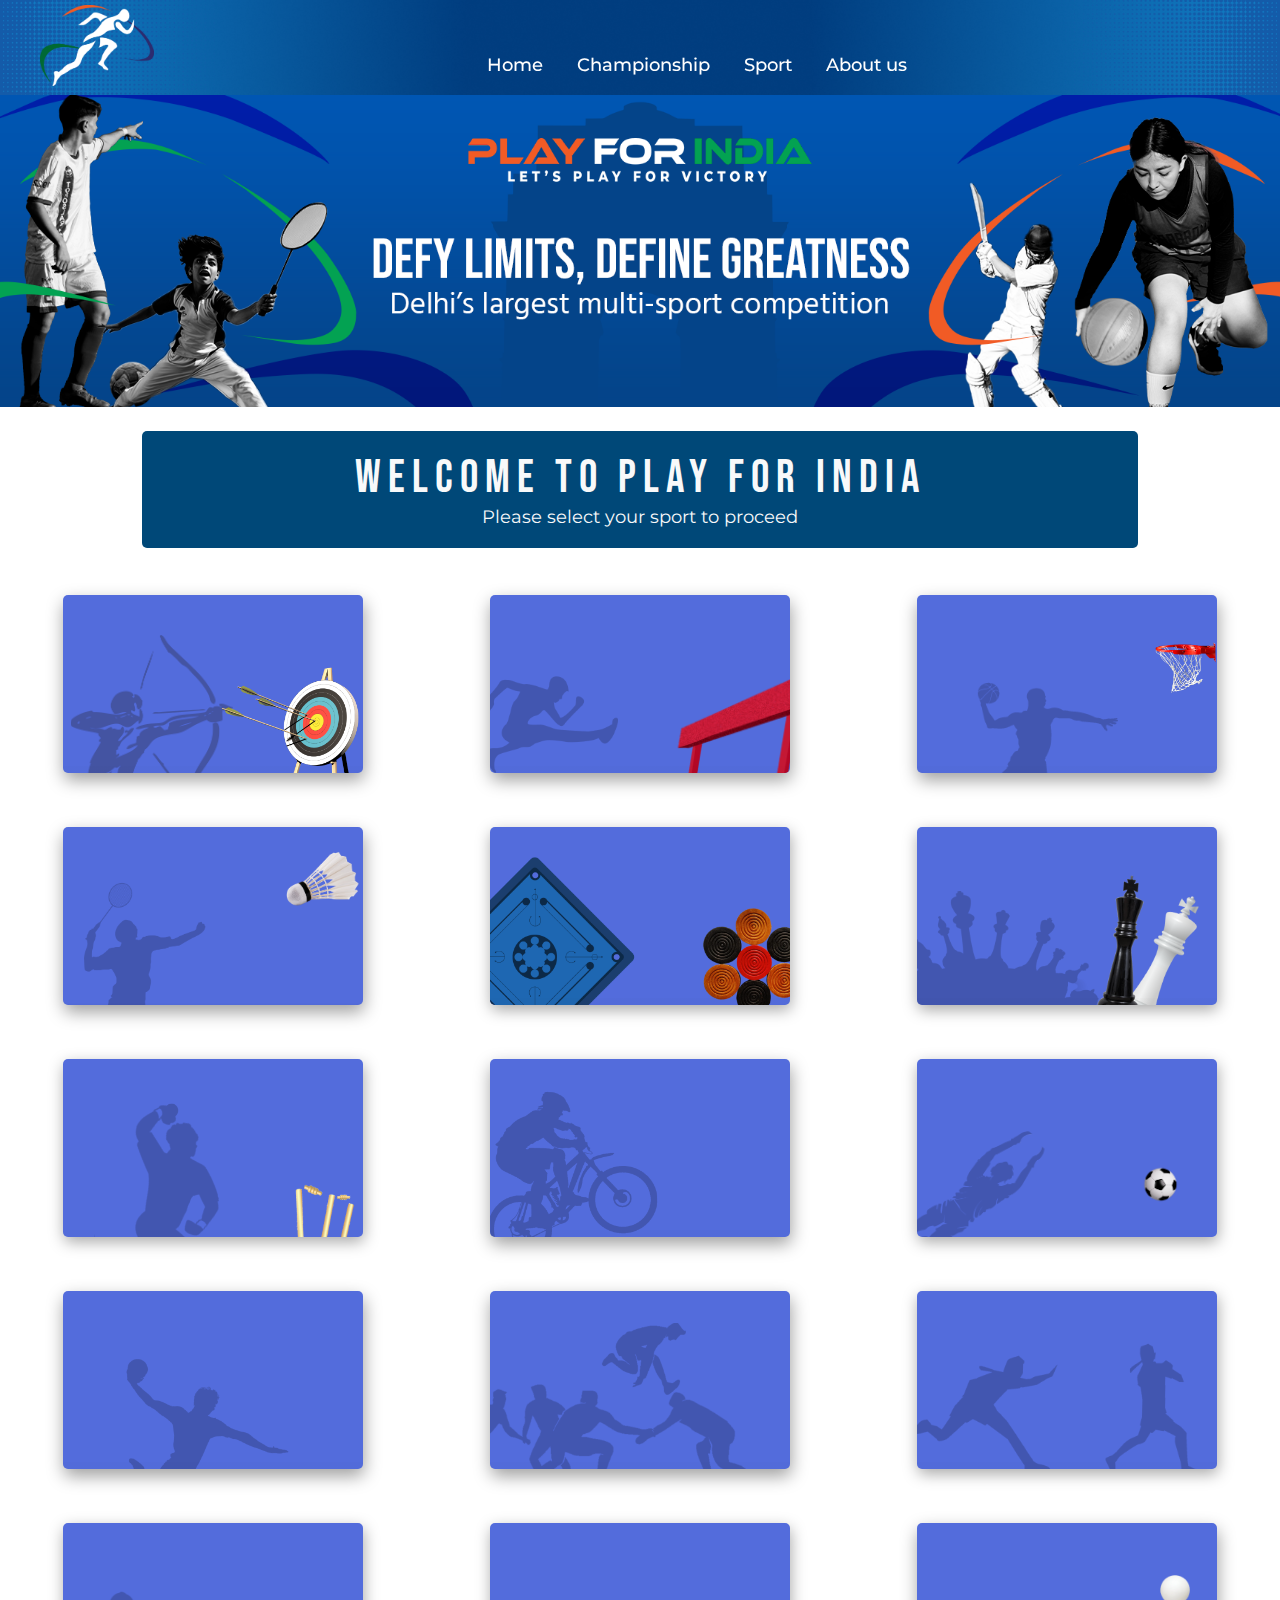
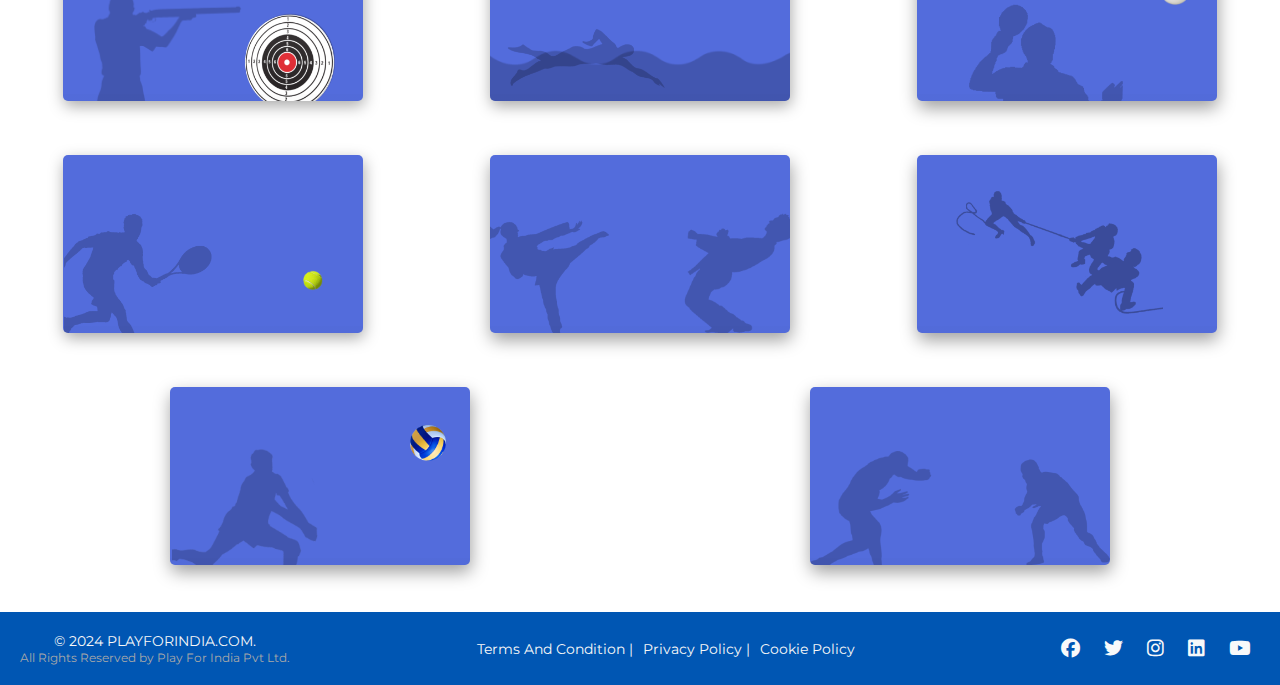
<file: index.html>
<!DOCTYPE html>
<html lang="en">

<head>
    <meta charset="UTF-8">
    <meta name="viewport" content="width=device-width, initial-scale=1.0">
    <title>playforIndia</title>

    <link rel="shortcut icon" type="x-icon" href="images/ICON@4x.png">
    <!-- External CSS link -->
    <link rel="stylesheet" href="playForIndia.css">
    <!-- font awsome url-Link -->
    <link rel="stylesheet" href="https://cdnjs.cloudflare.com/ajax/libs/font-awesome/6.6.0/css/all.min.css">
</head>

<body>
    <!-- header section start's from here git remove-->
    <header class="header_background-img">
        <div class="container-fluid">
            <div class="brand_logo">
                <img src="images/ICON@4x.png" alt="logo">
            </div>
            <nav>
                <ul class="nav-links">
                    <li><a href="home.html">Home</a></li>
                    <li><a href="champion.html">Championship</a></li>
                    <li><a href="index.html">Sport</a></li>
                    <li><a href="#">About us</a></li>
                </ul>
            </nav>
            <!-- <div class="login-button">
                <a href="#">Log-In</a>
            </div> -->
            <!-- <div class="hamburger-menu" id="hamburger-menu">
                &#9776;
            </div> -->
        </div>
    </header>
    <!-- header end's here test -->

    <!-- banner-section start's from Here -->
    <section>
        <div class="banner_section">
            <div class="banner_img-container">
                <img src="images/banner_1.png" alt="#">
            </div>
        </div>

        <div class="text_banner">
            <div class="banner-text_container">
                <h1>WELCOME TO PLAY FOR INDIA</h1>
                <span>Please select your sport to proceed</span>
            </div>
        </div>
    </section>
    <!-- banner-section End's Here -->

    <!-- hover card,s section start,s Here -->
    <section>
        <div class="card_container">

            <!------------------------- card_1 End ---------------------------->
            <a href="card_page.html?sport=Archery" target="_blank" >
                <div class="card" id="card">
                    <div class="Archery-1">
                        <img src="images/Acheary-1.png" alt="Card Image">
                    </div>
                    <div class="basketball-2_img">
                        <div class="Archery-2">
                            <img src="images/Acheary-2.png" alt="">
                        </div>
                        <div class="basketball_text">
                            <h4>Archery </h4>
                            <span>|Precision in Every Shot</span>
                        </div>
                    </div>
                </div>
            </a>
            <!------------------------- card_1 End ---------------------------->



            <!------------------------- card_2 Start ---------------------------->
            <a href="card_page.html?sport=Athletics" target="_blank">
                <div class="card" id="card">
                    <div class="athletics-1">
                        <img src="images/athletics-1.png" alt="Card Image">
                    </div>
                    <div class="basketball-2_img">
                        <div class="athletics-2">
                            <img src="images/athletics-2.png" alt="">
                        </div>
                        <div class="basketball_text">
                            <h4>Athletics</h4>
                            <span>|Run fast, jump high, reach further</span>
                        </div>
                    </div>
                </div>
            </a>
            <!------------------------- card_2 End ---------------------------->



            <!------------------------- card_3 Start ---------------------------->
            <a href="card_page.html?sport=Basket_Ball" target="_blank">
                <div class="card" id="card_2">
                    <div class="basketball-1_img">
                        <img src="images/basketball_1.png" alt="Card Image">
                    </div>
                    <div class="basketball-2_img">
                        <img src="images/basketball_2.png" alt="">
                        <div class="basketball_text">
                            <h4>Basket Ball</h4>
                            <span>|Where Every Shot Counts</span>
                        </div>
                    </div>
                </div>
            </a>
            <!------------------------- card_3 End ---------------------------->


            <!------------------------- card_4 Start ---------------------------->
            <a href="card_page.html?sport=Batminton" target="_blank">
                <div class="card" id="card">
                    <div class="batminton-1_img">
                        <img src="images/batMinton_1.png" alt="Card Image">
                    </div>
                    <div class="batminton-2_img">
                        <img src="images/batMinton_2.png" alt="">
                        <div class="text">
                            <h4>Badminton</h4>
                            <span>|Smash your limits</span>
                        </div>
                    </div>
                </div>
            </a>
            <!------------------------- card_4 End ---------------------------->



            <!------------------------- card_5 Start ---------------------------->
            <a href="card_page.html?sport=carrom" target="_blank">
                <div class="card_2" id="card">
                    <div class="Carrom-1">
                        <img src="images/Carrom-1.png" alt="Card Image">
                    </div>
                    <div class="Carrom-2">
                        <img src="images/Carrom-2.png" alt="">
                        <div class="football_text">
                            <h4>Carrom</h4>
                            <span>|Focus, Flick, Finish</span>
                        </div>
                    </div>
                </div>
            </a>
            <!------------------------- card_5 End ---------------------------->


            <!------------------------- card_6 Start ---------------------------->
            <a href="card_page.html?sport=chess" target="_blank">
                <div class="card_2" id="card">
                    <div class="Chess-1">
                        <img src="images/Chess-1.png" alt="Card Image">
                    </div>
                    <div class="Chess-2">
                        <img src="images/Chess-2.png" alt="">
                        <div class="football_text">
                            <h4>Chess</h4>
                            <span>|Where Minds Clash, and Kings Fall</span>
                        </div>
                    </div>
                </div>
            </a>
            <!------------------------- card_6 End ---------------------------->


            <!------------------------- card_7 Start ---------------------------->
            <a href="card_page.html?sport=cricket" target="_blank">
                <div class="card_2" id="card">
                    <div class="Cricket-1">
                        <img src="images/Cricket-1.png" alt="Card Image">
                    </div>
                    <div class="Cricket-2">
                        <img src="images/Cricket-2.png" alt="">
                        <div class="football_text">
                            <h4>Cricket</h4>
                            <span>|Every Match is a Chance to make history</span>
                        </div>
                    </div>
                </div>
            </a>
            <!------------------------- card_7 End ---------------------------->


            <!------------------------- card_8 End ---------------------------->
            <a href="card_page.html?sport=cycling" target="_blank">
                <div class="card" id="card">
                    <div class="Cycling-1">
                        <img src="images/Cycling-1.png" alt="Card Image">
                    </div>
                    <div class="basketball-2_img">
                        <div class="basketball_text">
                            <h4>Cycling</h4>
                            <span>|Every mile brings you closer to your goal</span>
                        </div>
                    </div>
                </div>
            </a>
            <!------------------------- card_8 End ---------------------------->

            <!------------------------- card_9 Start ---------------------------->
            <a href="card_page.html?sport=football" target="_blank">
                <div class="card_2" id="card">
                    <div class="football-1_img">
                        <img src="images/Football-1.png" alt="Card Image">
                    </div>
                    <div class="football-2_img">
                        <img src="images/Football-2.png" alt="">
                        <div class="football_text">
                            <h4>Football</h4>
                            <span>|Chase your goals, conquer the field</span>
                        </div>
                    </div>
                </div>
            </a>
            <!------------------------- card_9 End ---------------------------->

            <!------------------------- card_10 End ---------------------------->
            <a href="card_page.html?sport=Hand_Ball" target="_blank">
                <div class="card" id="card">
                    <div class="Handball-1">
                        <img src="images/Handball-1.png" alt="Card Image">
                    </div>
                    <div class="basketball-2_img">
                        <div class="basketball_text">
                            <h4>Hand Ball</h4>
                            <span>|Catch, Throw, Conquer</span>
                        </div>
                    </div>
                </div>
            </a>
            <!------------------------- card_10  End ---------------------------->

            <!------------------------- card_11 Start ---------------------------->
            <a href="card_page.html?sport=Kabaddi" target="_blank">
                <div class="card" id="card">
                    <div class="Kabaddi-1">
                        <img src="images/Kabaddi-1.png" alt="Card Image">
                    </div>
                    <div class="basketball-2_img">
                        <div class="Kabaddi-2">
                            <img src="images/Kabaddi-2.png" alt="">
                        </div>
                        <div class="basketball_text">
                            <h4>Kabaddi</h4>
                            <span>|Hold your ground, take the win</span>
                        </div>
                    </div>
                </div>
            </a>
            <!------------------------- card_11 End ---------------------------->

            <!------------------------- card_12 Start ---------------------------->
            <a href="card_page.html?sport=Kho-Kho" target="_blank">
                <div class="card_2" id="card">
                    <div class="Kho_Kho-1">
                        <img src="images/Kho_Kho-1.png" alt="Card Image">
                    </div>
                    <div class="Kho_Kho-2">
                        <img src="images/Kho_Kho-2.png" alt="">
                        <div class="football_text">
                            <h4>Kho-Kho</h4>
                            <span>|Chase the Thrill, tag the victory </span>
                        </div>
                    </div>
                </div>
            </a>
            <!------------------------- card_12 End ---------------------------->

            <!------------------------- card_13 Start ---------------------------->
            <a href="card_page.html?sport=Shooting" target="_blank">
                <div class="card_2" id="card">
                    <div class="Shooting-1">
                        <img src="images/Shooting-1.png" alt="Card Image">
                    </div>
                    <div class="Shooting-2">
                        <img src="images/Shooting-2.png" alt="">
                        <div class="football_text">
                            <h4>Shooting</h4>
                            <span>|Shoot your shot</span>
                        </div>
                    </div>
                </div>
            </a>
            <!------------------------- card_13 End ---------------------------->

            <!------------------------- card_14 Start ---------------------------->
            <a href="card_page.html?sport=Swimming" target="_blank">
                <div class="card_2" id="card">
                    <div class="Swimming-1">
                        <img src="images/Swimming-1.png" alt="Card Image">
                    </div>
                    <div class="Swimming-2">
                        <img src="images/Swimming-2.png" alt="">
                        <div class="football_text">
                            <h4>Swimming</h4>
                            <span>|Make strokes towards glory </span>
                        </div>
                    </div>
                </div>
            </a>
            <!------------------------- card_14 End ---------------------------->

            <!------------------------- card_15 Start ---------------------------->
            <a href="card_page.html?sport=Table-tennis" target="_blank">
                <div class="card" id="card">
                    <div class="Table_tennis-1">
                        <img src="images/Table_tennis-1.png" alt="Card Image">
                    </div>
                    <div class="basketball-2_img">
                        <div class="Table_tennis-2">
                            <img src="images/Table_tennis-2.png" alt="">
                        </div>
                        <div class="basketball_text">
                            <h4>Table Tennis</h4>
                            <span>|Master the spin and the table is yours</span>
                        </div>
                    </div>
                </div>
            </a>
            <!------------------------- card_15 End ---------------------------->

            <!------------------------- card_16 Start ---------------------------->
            <a href="card_page.html?sport=Teniss" target="_blank">
                <div class="card_2" id="card">
                    <div class="Tennis-1">
                        <img src="images/Tennis-1.png" alt="Card Image">
                    </div>
                    <div class="Tennis-2">
                        <img src="images/Tennis-2.png" alt="">
                        <div class="football_text">
                            <h4>Tennis</h4>
                            <span>|Serve, Rally, Conquer</span>
                        </div>
                    </div>
                </div>
            </a>
            <!------------------------- card_16 End ---------------------------->


            <!------------------------- card_17 Start ---------------------------->
            <a href="card_page.html?sport=Taekwondo" target="_blank">
                <div class="card" id="card">
                    <div class="wrestling-1">
                        <img src="images/Taekwondo-1.png" alt="Card Image">
                    </div>
                    <div class="basketball-2_img">
                        <div class="Taekwondo-2">
                            <img src="images/Taekwondo-2.png" alt="">
                        </div>
                        <div class="basketball_text">
                            <h4>Taekwondo</h4>
                            <span>|Strike with purpose, defend with honour</span>
                        </div>
                    </div>
                </div>
            </a>
            <!------------------------- card_17 End ---------------------------->


            <!------------------------- card_18 Start ---------------------------->
            <a href="card_page.html?sport=Tug_of-War" target="_blank">
                <div class="card" id="card">
                    <div class="tug_of-war">
                        <img src="images/tug_of-war.png" alt="Card Image">
                    </div>
                    <div class="basketball-2_img">
                        <div class="basketball_text">
                            <h4>Tug of War</h4>
                            <span>|Tug Strong, Stand Victorious</span>
                        </div>
                    </div>
                </div>
            </a>
            <!------------------------- card_18 End ---------------------------->

            <!------------------------- card_19 End ---------------------------->
            <a href="card_page.html?sport=Volly Ball" target="_blank">
                <div class="card" id="card">
                    <div class="VolleyBall-1">
                        <img src="images/VolleyBall-1.png" alt="Card Image">
                    </div>
                    <div class="basketball-2_img">
                        <div class="VolleyBall-2">
                            <img src="images/VolleyBall-2.png" alt="">
                        </div>
                        <div class="basketball_text">
                            <h4>Volley Ball</h4>
                            <span>|Spike with Power, Block with Pride</span>
                        </div>
                    </div>
                </div>
            </a>
            <!------------------------- card_19End ---------------------------->

            <!------------------------- card_20 Start ---------------------------->
            <a href="card_page.html?sport=Wrestling" target="_blank">
                <div class="card" id="card">
                    <div class="wrestling-1">
                        <img src="images/wrestling-1.png" alt="Card Image">
                    </div>
                    <div class="basketball-2_img">
                        <div class="wrestling-2">
                            <img src="images/wrestling-2.png" alt="">
                        </div>
                        <div class="basketball_text">
                            <h4>Wrestling</h4>
                            <span>|Tackle the challenge</span>
                        </div>
                    </div>
                </div>
            </a>
            <!------------------------- card_20 End ---------------------------->
    </section>
    <!-- hover card,s section End,s Here -->



    <!-- Footer satrt form Here -->
    <section>
        <footer>
            <div class="footer-content">
                <div class="footer_text">
                    <p>© 2024 PLAYFORINDIA.COM.
                        <span>All Rights Reserved by Play For India Pvt Ltd.</span>
                    </p>
                </div>

                <div class="term_and-condition">
                    <ul>
                        <li><a href="#">Terms And Condition |</a></li>
                        <li><a href="#">Privacy Policy |</a></li>
                        <li><a href="#">Cookie Policy</a></li>
                    </ul>
                </div>


                <div class="social-icons">
                    <a href="https://www.facebook.com/people/Play-India/pfbid0K7MydfeMhLKqEKZRMcuWipPpzNLtHqso96oKLJ2T9pPAZwMZT3v1cJXbwY4C9NY5l/?ref=xav_ig_profile_web"
                        target="_blank">
                        <i class="fa-brands fa-facebook"></i></a>
                    <a href="https://www.twitter.com" target="_blank">
                        <i class="fa-brands fa-twitter"></i></a>
                    <a href="https://www.instagram.com/play_4india/" target="_blank">
                        <i class="fa-brands fa-instagram"></i></a>
                    <a href="https://www.linkedin.com" target="_blank">
                        <i class="fa-brands fa-linkedin"></i></a>
                    <a href="https://www.youtube.com/@Play4India-b8u" target="_blank">
                        <i class="fa-brands fa-youtube"></i></a>
                </div>
            </div>
        </footer>
    </section>
    <script src="script.js"></script>
</body>

</html>
</file>
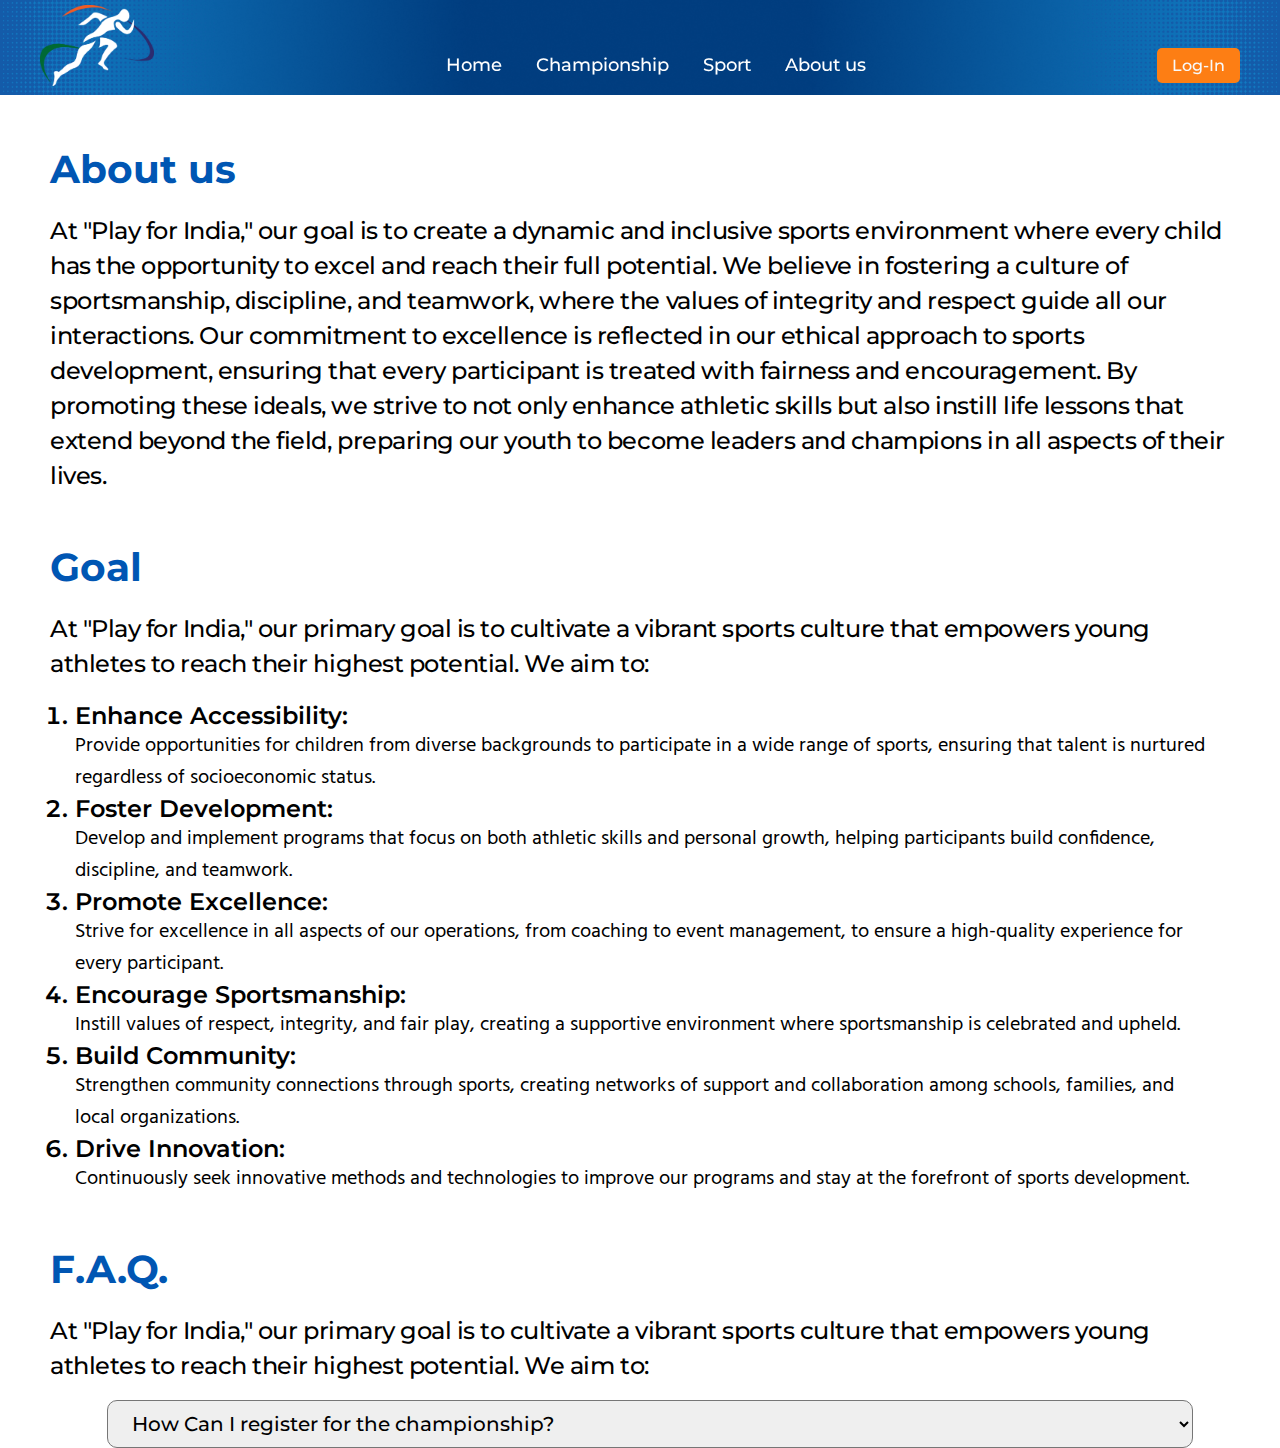
<file: about.html>
<!DOCTYPE html>
<html lang="en">

<head>
    <meta charset="UTF-8">
    <meta name="viewport" content="width=device-width, initial-scale=1.0">
    <title>About Us</title>
    <link rel="shortcut icon" type="x-icon" href="images/ICON@4x.png">
    <!-- External CSS link -->
    <link rel="stylesheet" href="playForIndia.css">
    <!-- font awsome url-Link -->
    <link rel="stylesheet" href="https://cdnjs.cloudflare.com/ajax/libs/font-awesome/6.6.0/css/all.min.css">
</head>

<body>
    <!-- header section start's from here git remove-->
    <header class="header_background-img">
        <div class="container-fluid">
            <div class="brand_logo">
                <img src="images/ICON@4x.png" alt="logo">
            </div>
            <nav>
                <ul class="nav-links">
                    <li><a href="home.html">Home</a></li>
                    <li><a href="champion.html">Championship</a></li>
                    <li><a href="index.html">Sport</a></li>
                    <li><a href="#">About us</a></li>
                </ul>
            </nav>
            <div class="login-button">
                <a href="#">Log-In</a>
            </div>
            <!-- <div class="hamburger-menu" id="hamburger-menu">
                &#9776;
            </div> -->
        </div>
    </header>
    <!-- header end's here test -->

    <!-- about us start -->
    <section>
        <div class="about_us">
            <div class="playfor_india-champion_text">
                <h4>About us</h4>
                <p>At "Play for India," our goal is to create a dynamic and inclusive sports environment where every
                    child
                    has the opportunity to excel and reach their full potential. We believe in fostering a culture of
                    sportsmanship, discipline, and teamwork, where the values of integrity and respect guide all our
                    interactions. Our commitment to excellence is reflected in our ethical approach to sports
                    development,
                    ensuring that every participant is treated with fairness and encouragement. By promoting these
                    ideals,
                    we strive to not only enhance athletic skills but also instill life lessons that extend beyond the
                    field, preparing our youth to become leaders and champions in all aspects of their lives.</p>
            </div>
        </div>

    </section>


    <section>
        <div class="about_us">
            <div class="playfor_india-champion_text">
                <h4>Goal</h4>
                <p>At "Play for India," our primary goal is to cultivate a vibrant sports culture that empowers young
                    athletes to reach their highest potential. We aim to:</p>

                <!-- goal list start -->
                <div class="goal_list">
                    <ul>
                        <li>Enhance Accessibility:</li>
                        <span>Provide opportunities for children from diverse backgrounds to participate in a wide range
                            of sports, ensuring that talent is nurtured regardless of socioeconomic status.</span>

                        <li>Foster Development:</li>
                        <span>Develop and implement programs that focus on both athletic skills and personal growth,
                            helping participants build confidence, discipline, and teamwork.</span>

                        <li>Promote Excellence:</li>
                        <span>Strive for excellence in all aspects of our operations, from coaching to event management,
                            to ensure a high-quality experience for every participant.</span>

                        <li>Encourage Sportsmanship:</li>
                        <span>Instill values of respect, integrity, and fair play, creating a supportive environment
                            where sportsmanship is celebrated and upheld.</span>

                        <li>Build Community:</li>
                        <span>Strengthen community connections through sports, creating networks of support and
                            collaboration among schools, families, and local organizations.</span>

                        <li>Drive Innovation:</li>
                        <span>Continuously seek innovative methods and technologies to improve our programs and stay at
                            the forefront of sports development.</span>
                    </ul>
                </div>
                <!-- goal list End -->

    </section>


    <section>
        <!-- F & Q start  -->
        <div class="about_us">
            <div class="playfor_india-champion_text">
                <h4>F.A.Q.</h4>
                <p>At "Play for India," our primary goal is to cultivate a vibrant sports culture that empowers young
                    athletes to reach their highest potential. We aim to:</p>

                <!-- F&Q list start -->
                <div class="f&Q_selector">
                    <section>
                        <div class="select_container">
                            <select name="" id="sportSelector" class="select-box">
                                <option value="disable">How Can I register for the championship?</option>
                    </section>
                </div>


    </section>
    <!-- F & Q End  -->



    <!-- about us End -->




</body>

</html>
</file>
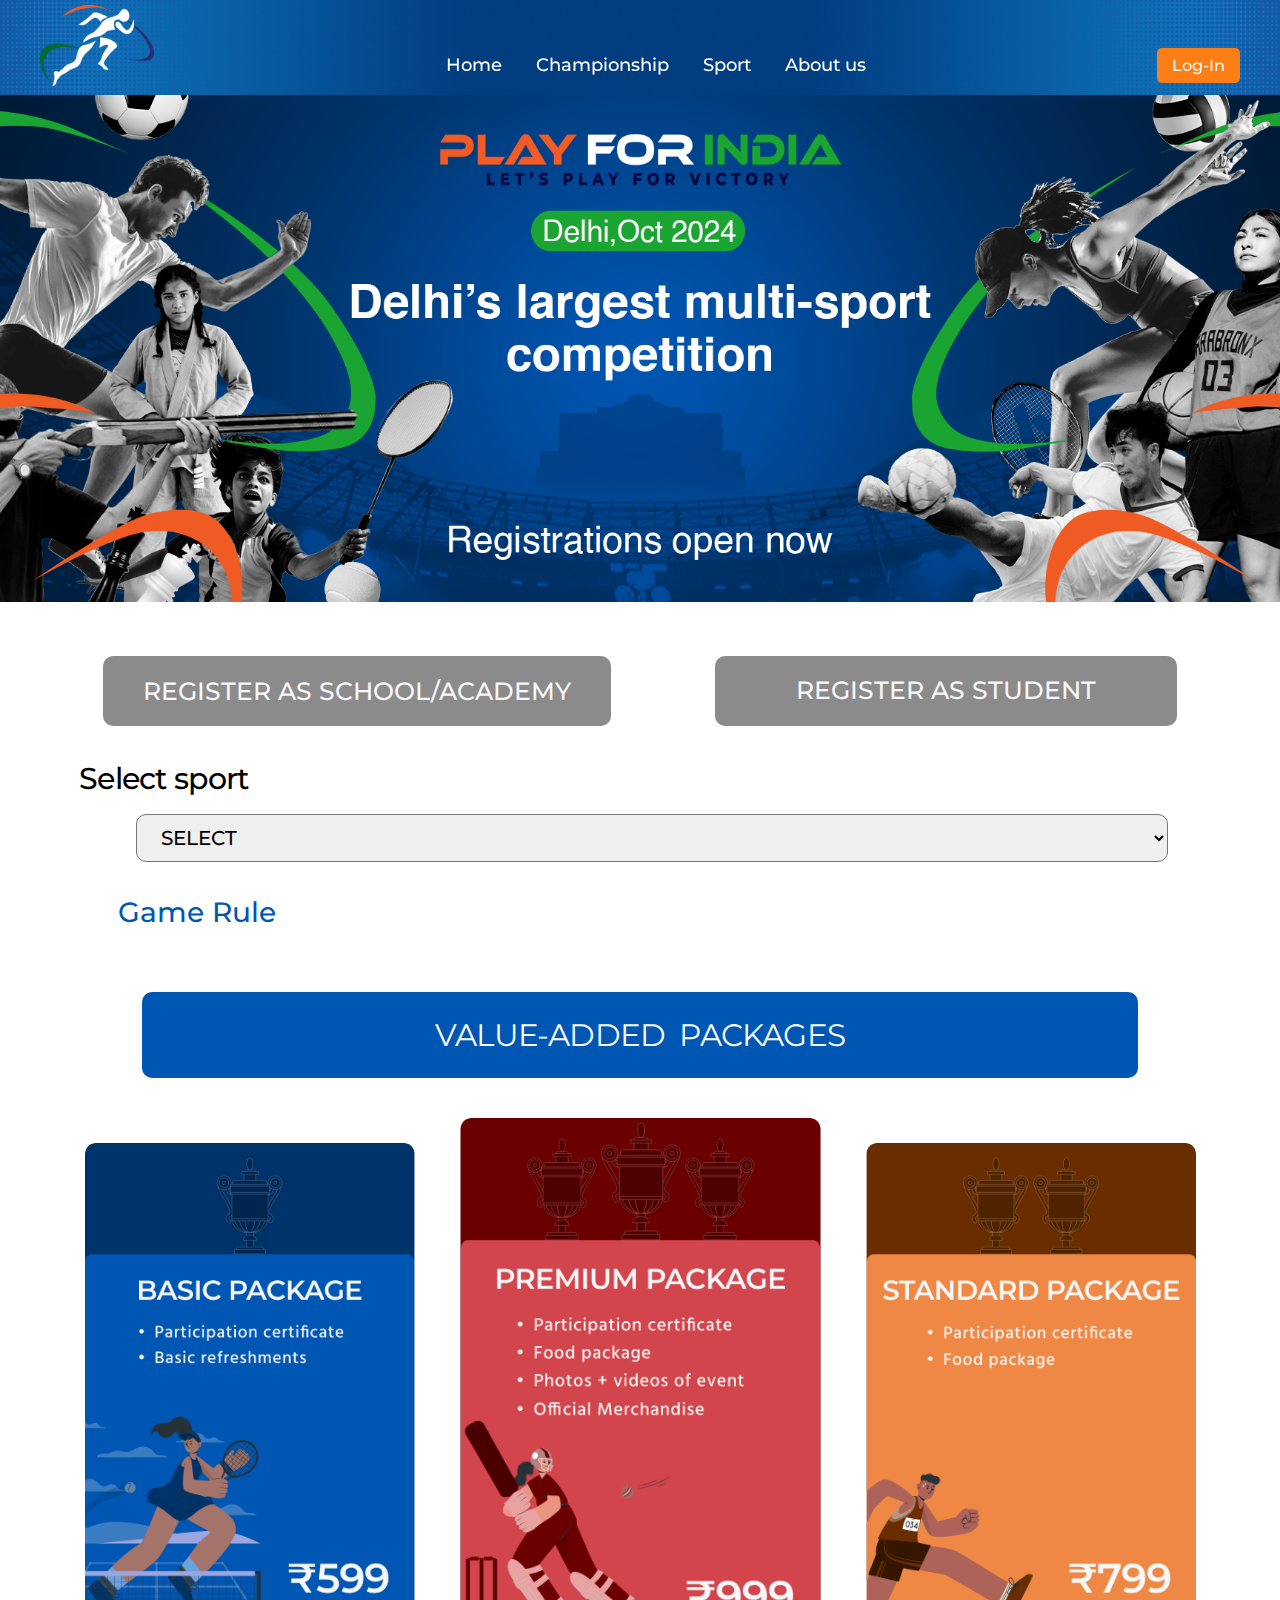
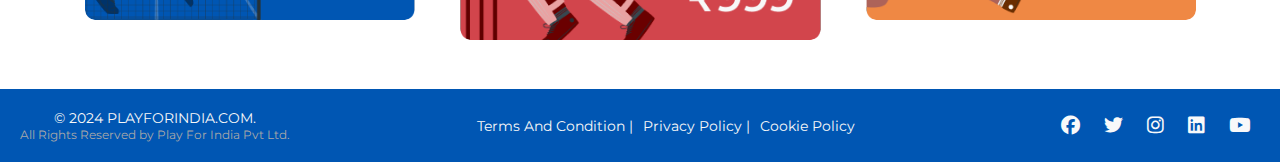
<file: card_page.html>
<!DOCTYPE html>
<html lang="en">

<head>
  <meta charset="UTF-8">
  <meta name="viewport" content="width=device-width, initial-scale=1.0">
  <title>playforIndia</title>

  <link rel="shortcut icon" type="x-icon" href="images/ICON@4x.png">
  <!-- External CSS link -->
  <link rel="stylesheet" href="playForIndia.css">
  <!-- font awsome url-Link -->
  <link rel="stylesheet" href="https://cdnjs.cloudflare.com/ajax/libs/font-awesome/6.6.0/css/all.min.css">
</head>

<body>
  <!-- header section start's from here git remove-->
  <header class="header_background-img">
    <div class="container-fluid">
      <div class="brand_logo">
        <img src="images/ICON@4x.png" alt="logo">
      </div>
      <nav>
        <ul class="nav-links">
          <li><a href="home.html">Home</a></li>
          <li><a href="champion.html">Championship</a></li>
          <li><a href="index.html">Sport</a></li>
          <li><a href="#">About us</a></li>
        </ul>
      </nav>
      <div class="login-button">
        <a href="#">Log-In</a>
      </div>
      <!-- <div class="hamburger-menu" id="hamburger-menu">
                &#9776;
            </div> -->
    </div>
  </header>
  <!-- header end's here test -->

  <!--2nd_banner-section start's from Here -->
  <section>
    <div class="banner_section">
      <div class="banner_img-container">
        <img src="images/banner_2.png" alt="#">
      </div>
    </div>


    <div class="registration-btn_container">
      <div class="registerAs_School">
        <a href="form.html">REGISTER AS SCHOOL/ACADEMY</a>
      </div>

      <div class="registerAs_Student">
        <a href="form.html">REGISTER AS STUDENT</a>
      </div>
    </div>


    <!--2nd_banner-section End's Here -->

    <!-- sport toggler button start -->

    <div class="Select_sport-toggler">
      <div class="select_sport">
        <span>Select sport</span>
      </div>

      <div class="select_container">
        <select name="" id="sportSelector" class="select-box">
          <option value="disable">SELECT</option>
          <option value="Archery">Archery</option>
          <option value="Athletics">Athletics</option>
          <option value="Basket_Ball">Basket Ball</option>
          <option value="Batminton">Badminton</option>
          <option value="Carrom">Carrom</option>
          <option value="Chess">Chess</option>
          <option value="Cricket">Cricket</option>
          <option value="Cycling">Cycling</option>
          <option value="Football">Football</option>
          <option value="Hand_Ball">Hand Ball</option>
          <option value="Kabaddi">Kabbaddi</option>
          <option value="Kho-Kho">Kho-Kho</option>
          <option value="Shooting">Shooting</option>
          <option value="Swimming">Swimming</option>
          <option value="Table-tennis">Table-tennis</option>
          <option value="Teniss">Tennis</option>
          <option value="Taekwondo">Taekwondo</option>
          <option value="Tug_of-War">Tug of War</option>
          <option value="Volly Ball">Volly Ball</option>
          <option value="Wrestling">Wrestling</option>
        </select>
      </div>

      <!-- Game rule section start -->
      <div class="game_rule">
        <div class="rule_heading">
          <h4>Game Rule</h4>
        </div>
        <ul id="Archery" style="display: none;">
          <li>All participant need to bring all their equipment.</li>
          <li>All participant will have 7 arrows/ 3 rounds.</li>
          <li>Each arrow should be short in between 1 minute.</li>
          <li>In case of draw 3 arrows will be given to the participant.</li>
          <li>It will be a knockout tournament.</li>
        </ul>

        <ul id="Athletics" style="display: none;">
          <li>Winners will be decided by the time they take.</li>
          <li>First and second place holders.</li>
          <li>It will be a knockout tournament.</li>
          <li>False start will directly means discaulification.</li>
        </ul>

        <ul id="Basket_Ball" style="display: none;">
          <li>EACH MATCH WILL LAST 40 MINUTES.</li>
          <li>EACH TEAM HAS 7 PLALYERS ON THE COURT AT A TIME.</li>
          <li>TEAMS HAVE A LIMITED TIME USUALLY 2 MINUTES EXTRA.</li>
          <li>THE GAME BEGINS WITH A JUMP BALL AT CENTRE COURT.</li>
          <li>EACH TEAM IS ALLOWED A LIMITER NUMBER OF TIMEOUS DURING THE GAME.</li>
        </ul>

        <ul id="Batminton" style="display: none;">
          <li>All equipments that are needed should be brought by the participant that includes racket.</li>
          <li>There will be 3 rounds.</li>
          <li>First person to score 10 points difference will be declare the winner or reach 21 points.</li>
          <li>It will last long 15 minutes.</li>
          <li>It will be a knockout tournament.</li>
        </ul>

        <ul id="Carrom" style="display: none;">
          <li>EACH TEAM MUST HAVE A MINIMUM OF 25 MINUTES.</li>
          <li>CARROM CAN BE 2 PLAYERS OR 4 PLAYERS( DOUBLES WITH TWO PLAYERS ON
            EACH TEAM.).</li>
          <li>THE PLAYERS OR TEAM WITH THE HIGHEST SCORE WINS.</li>
          <li>THE GAME IS PLAYED ON SQUARE BOARD WITH 9 WHITE AND 9 BLACK
            CARROM MEN AND 1 RED QUEEN.</li>
        </ul>

        <ul id="Chess" style="display: none;">
          <li>THE GAME IS PLAYED ON SQUARE BOARD WITH 9 WHITE AND 9 BLACKCARROM MEN AND 1 RED QUEEN.</li>
          <li>If time limit expires more than 3 times the participants will be declared discaulify.</li>
          <li>Players can resign any time.</li>
          <li>It will be a knockout tournament.</li>
        </ul>

        <ul id="Cricket" style="display: none;">
          <li>Each match will be the best of three games.</li>
          <li>A game is won by the first player/team to reach 21 points.</li>
          <li>Players serve diagonally across the court.</li>
          <li>If the score is tied at 20-20, the first to lead by 2 points wins.</li>
          <li>Change of ends occurs at the end of each game.</li>
        </ul>

        <ul id="Cycling" style="display: none;">
          <li>All equipments that are needed should be brought by the participant.</li>
          <li>It will be a knockout tournment</li>
          <li>False start will directly means discaulify.</li>
        </ul>

        <ul id="Football" style="display: none;">
          <li>EACH TEAM MUST HAVE A MINIMUM OF 15 PLAYERS</li>
          <li>TEAM MATCH WILL LAST 90 MINUTES, WITH A 45 MINUTES HALFTIME BREAK.</li>
          <li>TEAMS ARE ALLOWED NUMBER OF 4 SUBSTITUATIONS PER MATCH.</li>
          <li>TAKEN FROM 12 YARDS (11 METERS ) FROM THE GOAL.</li>
        </ul>

        <ul id="Hand_Ball" style="display: none;">
          <li>Team should have 9 players.</li>
          <li>It will last long 40 minutes [ two halves of ecah 20 minutes ].</li>
          <li>In case of draw extra 2 minutes will be given.</li>
          <li>It will be a knockout tournament.</li>
        </ul>

        <ul id="Kabaddi" style="display: none;">
          <li>Each match will be the best of three games.</li>
          <li>A game is won by the first player/team to reach 21 points.</li>
          <li>Players serve diagonally across the court.</li>
          <li>If the score is tied at 20-20, the first to lead by 2 points wins.</li>
          <li>Change of ends occurs at the end of each game.</li>
        </ul>

        <ul id="Kho-Kho" style="display: none;">
          <li>Team should have 11 players.</li>
          <li>Time limit depends on a team.</li>
          <li>In case of a draw a coin will be toss.</li>
          <li>It will be a knockout tournament.</li>
        </ul>

        <ul id="Shooting" style="display: none;">
          <li>All participant need to bring all their equipment.</li>
          <li>All participant will have 5 shorts/3 rounds.</li>
          <li>Each round will be fired in between 1 minute.</li>
          <li>n case of draw 3 shorts will be given to the participant.</li>
          <li>It will be a knockout tournament.</li>
        </ul>

        <ul id="Swimming" style="display: none;">
          <li>First and second place holders .</li>
          <li>It will be a knockout tournament.</li>
          <li>False start will directly means discaulification.</li>
        </ul>

        <ul id="Table-tennis" style="display: none;">
          <li>Each match will be the best of three games.</li>
          <li>A game is won by the first player/team to reach 21 points.</li>
          <li>Players serve diagonally across the court.</li>
          <li>If the score is tied at 20-20, the first to lead by 2 points wins.</li>
          <li>Change of ends occurs at the end of each game.</li>
        </ul>

        <ul id="tennis" style="display: none;">
          <li>All equipments that are needed should be brought by the participant that includes racket.</li>
          <li>There will be 3 rounds.</li>
          <li>First person to score 10 points difference will be declare the winner or reach 21 points.</li>
          <li>It will last long 15 minutes.</li>
          <li>It will be a knockout tournment.</li>
        </ul>

        <ul id="Taekwondo" style="display: none;">
          <li>All equipments that are needed should be brought by the participant.</li>
          <li>Each round will be of 3 minutes.</li>
          <li>And there will be 3 rounds.</li>
          <li>It will be a knockout tournment.</li>
          <li>In case of draw judges will declare the winner.</li>
        </ul>

        <ul id="Tug_of-War" style="display: none;">
          <li>Team should have 10 players.</li>
          <li>It will be a knockout tournment.</li>
        </ul>

        <ul id="Volly Ball" style="display: none;">
          <li>TEAM MUST HAVE A MINIMUM OF 8 PLAYERS .</li>
          <li>EACH MATCH WILL LAST 25 MINUTES.</li>
          <li>PLAYERS CANNOUT TOUCH THE NET DURING PLAY, IFTHEY DO IT RESULTS IN A FAULT.</li>
          <li>IN CASE OF DRAW 2 MIJNUTES WILL BE GIVEN AFTER THAT A COIN WILL BE TOSSED KNOW OUT TOURNANENT.</li>
          <li>2 SUBSTITUTE PER SET.</li>
        </ul>

        <ul id="Wrestling" style="display: none;">
          <li> All equipments that are needed should be brought by the participant.</li>
          <li> Each round will be pf 3 minutes.</li>
          <li>And there will be 3 rounds.</li>
          <li>t will be a knockout tournament.</li>
          <li>In case of draw judges will declare the winner</li>
        </ul>

        <!-- Add more rules for other sports if needed -->
      </div>
      <!-- game rule section end -->

  </section>
  <!-- sport toggler button End -->

  <!-- package_section satrt from here -->

  <section>
    <div class="text_banner-3">
      <div class="banner-text_container-3">
        <h2>VALUE-ADDED PACKAGES</h2>
      </div>
    </div>
  </section>

  <section>
    <div class="voucher_section">
      <a href="form.html">
        <div class="package-img">
          <img src="images/package-1.png" alt="">
        </div>
      </a>


      <a href="form.html">
        <div class="package_3-img">
          <img src="images/package-3.png" alt="">
        </div>
      </a>



      <a href="form.html">
        <div class="package-img">
          <img src="images/package-2.png" alt="">
        </div>
      </a>



    </div>
  </section>
  <!-- package_section end from here -->




  <!-- Footer satrt form Here -->
  <section>
    <footer>
      <div class="footer-content">
        <div class="footer_text">
          <p>© 2024 PLAYFORINDIA.COM.
            <span>All Rights Reserved by Play For India Pvt Ltd.</span>
          </p>
        </div>

        <div class="term_and-condition">
          <ul>
            <li><a href="#">Terms And Condition |</a></li>
            <li><a href="#">Privacy Policy |</a></li>
            <li><a href="#">Cookie Policy</a></li>
          </ul>
        </div>


        <div class="social-icons">
          <a href="https://www.facebook.com/people/Play-India/pfbid0K7MydfeMhLKqEKZRMcuWipPpzNLtHqso96oKLJ2T9pPAZwMZT3v1cJXbwY4C9NY5l/?ref=xav_ig_profile_web"
            target="_blank">
            <i class="fa-brands fa-facebook"></i></a>
          <a href="https://www.twitter.com" target="_blank">
            <i class="fa-brands fa-twitter"></i></a>
          <a href="https://www.instagram.com/play_4india/" target="_blank">
            <i class="fa-brands fa-instagram"></i></a>
          <a href="https://www.linkedin.com" target="_blank">
            <i class="fa-brands fa-linkedin"></i></a>
          <a href="https://www.youtube.com/@Play4India-b8u" target="_blank">
            <i class="fa-brands fa-youtube"></i></a>
        </div>
      </div>
    </footer>
  </section>
  <script src="script.js"></script>
</body>

</html>
</file>
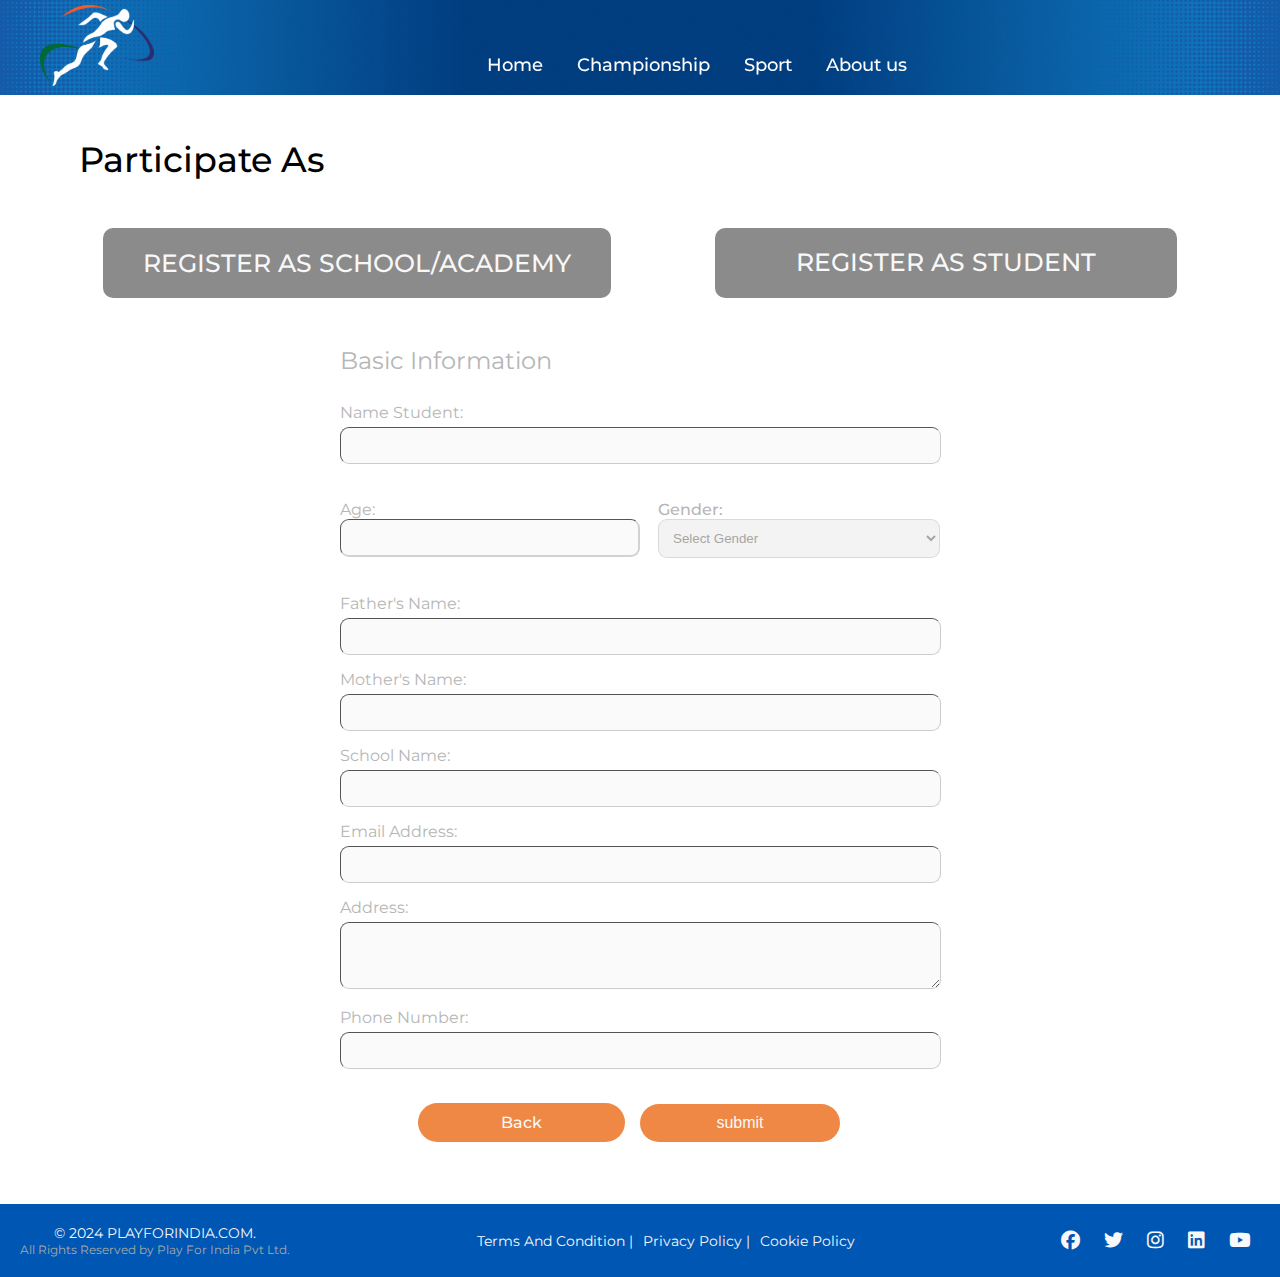
<file: form.html>
<!DOCTYPE html>
<html lang="en">

<head>
    <meta charset="UTF-8">
    <meta name="viewport" content="width=device-width, initial-scale=1.0">
    <title>playforIndia</title>

    <link rel="shortcut icon" type="x-icon" href="images/ICON@4x.png">
    <!-- External CSS link -->
    <link rel="stylesheet" href="playForIndia.css">
    <!-- font awsome url-Link -->
    <link rel="stylesheet" href="https://cdnjs.cloudflare.com/ajax/libs/font-awesome/6.6.0/css/all.min.css">
</head>

<body>
    <!-- header section start's from here git remove-->
    <header class="header_background-img">
        <div class="container-fluid">
            <div class="brand_logo">
                <img src="images/ICON@4x.png" alt="logo">
            </div>
            <nav>
                <ul class="nav-links">
                    <li><a href="home.html">Home</a></li>
                    <li><a href="champion.html">Championship</a></li>
                    <li><a href="index.html">Sport</a></li>
                    <li><a href="#">About us</a></li>
                </ul>
            </nav>
            
            <!-- <div class="login-button">
                <a href="#">Log-In</a>
            </div> -->

            <!-- <div class="hamburger-menu" id="hamburger-menu">
                &#9776;
            </div> -->
        </div>
    </header>
    <!-- header end's here test -->

    <!-- Registration buttons start from here -->
    <section>
        <div class="participateAs_Student">
            <h3>Participate As</h3>
        </div>

        <div class="registration-btn_container">
            <div class="registerAs_School"  id="schoolBtn">
                <a href="#">REGISTER AS SCHOOL/ACADEMY</a>
            </div>

            <div class="registerAs_Student" id="studentBtn">
                <a href="#">REGISTER AS STUDENT</a>
            </div>
        </div>
    </section>
    <!-- Registration buttons end here -->

    <!-- School Registration Form -->
    <section id="schoolForm" class="form-container" style="display: none;">
        <h2>Register As School/Academy</h2>
        <form action="connect.php" method="POST">
            <div class="form-group">
                <label for="schools_Name">School's Name:</label>
                <input type="text" id="schools_Name" name="schools_Name" required>
            </div>

            <div class="form-group">
                <label for="Coordinator_Name">Coordinator Name:</label>
                <input type="Coordinator_Name" id="Coordinator_Name" name="Coordinator_Name" required>
            </div>

            <div class="form-group">
                <label for="Schools_Email">Schools Email:</label>
                <input type="text" id="Schools_Email" name="Schools_Email" required>
            </div>

            <div class="form-group">
                <label for="Coordinator_Email">Coordinator Email:</label>
                <input type="text" id="Coordinator_Email" name="Coordinator_Email" required>
            </div>

            <div class="form-group-age">
                <label for="school_phone_no">School,s Phone No. :</label>
                <input type="tel" id="school_phone_no" name="school_phone_no" required>
            </div>

            <div class="gender">
                <label for="Coordinators_Phone">Coordinator's Phone No. :</label>
                <input type="tel" id="Coordinators_Phone" name="Coordinators_Phone" required>
            </div>

            <div class="form-group">
                <label for="Schools_Address">School's Address:</label>
                <textarea id="Schools_Address" name="Schools_Address" rows="3" required></textarea>
            </div>

            <div class="form-group">
                <input type="submit" value="submit">
            </div>

            <div class="form-group">
                <a href="card_page.html">Back</a>
            </div>
            </form>
    </section>

    <!-- Student Registration Form -->
    <section id="studentForm" class="form-container" style="display: none;">
        <h2>Register As Student</h2>
        <form>
            <div class="form-group">
                <label for="name">Name Student:</label>
                <input type="text" id="name" name="name" required>
            </div>

            <div class="form-group-age">
                <label for="age">Age:</label>
                <input type="number" id="age" name="age" required>
            </div>

            <div class="gender">
                <label for="gender">Gender:</label>
                <select id="gender" name="gender" required>
                    <option value="" disabled selected>Select Gender</option>
                    <option value="male">Male</option>
                    <option value="female">Female</option>
                    <option value="other">Other</option>
                </select>
            </div>

            <div class="form-group">
                <label for="father_name">Father's Name:</label>
                <input type="text" id="father_name" name="father_name" required>
            </div>

            <div class="form-group">
                <label for="mother_name">Mother's Name:</label>
                <input type="text" id="mother_name" name="mother_name" required>
            </div>

            <div class="form-group">
                <label for="school_name">School Name:</label>
                <input type="text" id="school_name" name="school_name" required>
            </div>

            <div class="form-group">
                <label for="email">Email Address:</label>
                <input type="email" id="email" name="email" required>
            </div>

            <div class="form-group">
                <label for="address">Address:</label>
                <textarea id="address" name="address" rows="3" required></textarea>
            </div>

            <div class="form-group">
                <label for="phone">Phone Number:</label>
                <input type="tel" id="phone" name="phone" required>
            </div>

            <div class="form-group">
                <input type="submit" value="submit">
            </div>

            <div class="form-group">
                <a href="card_page.html">Back</a>
            </div>
    </section>
    <!-- student registration form End -->

    <!--disable form start from Here -->

    <section id="BasicInformatiom" class="form-container" style="display: block;">
        <div class="form-container-disable">
            <h2>Basic Information</h2>
            <form id="studentForm">
                <div class="form-group">
                    <label for="name">Name Student:</label>
                    <input type="text" id="name" name="name" required disabled>
                </div>

                <div class="form-group-age">
                    <label for="age">Age:</label>
                    <input type="number" id="age" name="age" required disabled>
                </div>

                <div class="gender">
                    <label for="gender">Gender:</label>
                    <select id="gender" name="gender" required disabled>
                        <option value="" disabled selected>Select Gender</option>
                        <option value="male">Male</option>
                        <option value="female">Female</option>
                        <option value="other">Other</option>
                    </select>
                </div>

                <div class="form-group">
                    <label for="father_name">Father's Name:</label>
                    <input type="text" id="father_name" name="father_name" required disabled>
                </div>

                <div class="form-group">
                    <label for="mother_name">Mother's Name:</label>
                    <input type="text" id="mother_name" name="mother_name" required disabled>
                </div>

                <div class="form-group">
                    <label for="school_name">School Name:</label>
                    <input type="text" id="school_name" name="school_name" required disabled>
                </div>

                <div class="form-group">
                    <label for="email">Email Address:</label>
                    <input type="email" id="email" name="email" required disabled>
                </div>

                <div class="form-group">
                    <label for="address">Address:</label>
                    <textarea id="address" name="address" rows="3" required disabled></textarea>
                </div>

                <div class="form-group">
                    <label for="phone">Phone Number:</label>
                    <input type="tel" id="phone" name="phone" required disabled>
                </div>

                <div class="form-group">
                    <input type="submit" value="submit" disabled>
                </div>

                <div class="form-group">
                    <a href="card_page.html">Back</a>
                </div>
            </form>
        </div>
    </section>

    <!-- disable form End Here -->

    <!-- Footer satrt form Here -->
    <section>
        <footer>
            <div class="footer-content">
                <div class="footer_text">
                    <p>© 2024 PLAYFORINDIA.COM.
                        <span>All Rights Reserved by Play For India Pvt Ltd.</span>
                    </p>
                </div>

                <div class="term_and-condition">
                    <ul>
                        <li><a href="#">Terms And Condition |</a></li>
                        <li><a href="#">Privacy Policy |</a></li>
                        <li><a href="#">Cookie Policy</a></li>
                    </ul>
                </div>


                <div class="social-icons">
                    <a href="https://www.facebook.com/people/Play-India/pfbid0K7MydfeMhLKqEKZRMcuWipPpzNLtHqso96oKLJ2T9pPAZwMZT3v1cJXbwY4C9NY5l/?ref=xav_ig_profile_web"
                        target="_blank">
                        <i class="fa-brands fa-facebook"></i></a>
                    <a href="https://www.twitter.com" target="_blank">
                        <i class="fa-brands fa-twitter"></i></a>
                    <a href="https://www.instagram.com/play_4india/" target="_blank">
                        <i class="fa-brands fa-instagram"></i></a>
                    <a href="https://www.linkedin.com" target="_blank">
                        <i class="fa-brands fa-linkedin"></i></a>
                    <a href="https://www.youtube.com/@Play4India-b8u" target="_blank">
                        <i class="fa-brands fa-youtube"></i></a>
                </div>
            </div>
        </footer>
    </section>
    <script src="script.js"></script>

    <script>
        document.getElementById("schoolBtn").addEventListener("click", function () {
            document.getElementById("schoolForm").style.display = "block";
            document.getElementById("studentForm").style.display = "none";
            document.getElementById("BasicInformatiom").style.display = "none";

            // Change button color on click
            document.getElementById("schoolBtn").style.backgroundColor = "#0056B3";  // color for school button
            document.getElementById("studentBtn").style.backgroundColor = "#8B8B8B"; // color of student button
        });

        document.getElementById("studentBtn").addEventListener("click", function () {
            document.getElementById("studentForm").style.display = "block";
            document.getElementById("schoolForm").style.display = "none";
            document.getElementById("BasicInformatiom").style.display = "none";

            // Change button color on click
            document.getElementById("studentBtn").style.backgroundColor = "#0056B3"; // color for student button
            document.getElementById("schoolBtn").style.backgroundColor = "#8B8B8B";  // color of school button
        });

    </script>
</body>

</html>
</file>
<file: playForIndia.css>
@import url('https://fonts.googleapis.com/css2?family=Montserrat:ital,wght@0,100..900;1,100..900&display=swap');
@import url('https://fonts.googleapis.com/css2?family=Bebas+Neue&display=swap');
@import url('https://fonts.googleapis.com/css2?family=Hind:wght@300;400;500;600;700&display=swap');

* {
    margin: 0;
    padding: 0;
    box-sizing: border-box;
}

:root {
    --blue: #007bff;
    --indigo: #6610f2;
    --purple: #6f42c1;
    --pink: #e83e8c;
    --red: #dc3545;
    --orange: #fd7e14;
    --yellow: #ffc107;
    --green: #28a745;
    --teal: #20c997;
    --cyan: #17a2b8;
    --white: #fff;
    --gray: #6c757d;
    --gray-dark: #343a40;
    --primary: #007bff;
    --secondary: #6c757d;
    --success: #28a745;
    --info: #17a2b8;
    --warning: #ffc107;
    --danger: #dc3545;
    --light: #f8f9fa;
    --dark: #343a40;
}



/* header and navigation start's from here */
header {
    background-image: url(images/banner_header.png);
    width: 100%;
    background-position: center;
    background-size: cover;
    position: sticky;
    top: 0;
    z-index: 999;
}

.container-fluid {
    display: flex;
    flex-shrink: 0;
    justify-content: space-between;
    align-items: center;
    padding: 5px 40px;
}

.brand_logo img {
    width: 114px;
}

nav {
    flex-grow: 1;
    text-align: center;
}

.nav-links {
    list-style: none;
}

ul.nav-links {
    margin: 0;
    padding-top: 34px;
}

.nav-links li {
    display: inline-block;
    margin: 0 15px;
}

.nav-links a {
    font-family: "Montserrat", sans-serif;
    text-decoration: none;
    font-weight: 500;
    color: var(--white);
    font-size: 18px;
}

.nav-links a:hover {
    text-decoration: underline;
    color: var(--orange);
    transition: ease-in-out 0.3s;
}

.login-button {
    padding-top: 36px;
}

.login-button a {
    text-decoration: none;
    background-color: var(--orange);
    color: var(--light);
    padding: 8px 15px;
    border-radius: 5px;
    transition-duration: 0.3s;
    font-family: "Montserrat", sans-serif;
    font-weight: 500;
}

.login-button a:hover {
    background-color: var(--light);
    color: var(--orange);
    box-shadow: -3px 0px 20px 0px #232222c2;
}

/* header and navigation End's from here */



/* section no.1 starts from here */
.amin {
    padding-top: 50px;
    transition: all 1s;
}

.animshow {
    padding-top: 0;
}

.banner_section img {
    width: 100%;
    flex-shrink: 0;
    border-radius: 0;
}

/* text- starts from here */
.text_banner {
    width: 100%;
    padding: 20px 142px;
}

.banner-text_container {
    text-align: center;
    background-color: #004878;
    color: var(--light);
    padding: 20px;
    border-radius: 5px;
}

.banner-text_container h1 {
    font-family: "Bebas Neue", sans-serif;
    font-weight: 400;
    font-size: 46px;
    letter-spacing: 7px;
}

.banner-text_container span {
    font-family: "Montserrat", sans-serif;
    font-weight: 400;
    font-size: 18px;
}

/* text-banner end from here */

/* section no.1 end from here */

/* cards section start*/
/* batminton card satrt */
.card {
    background-color: #536CDC;
    overflow: hidden;
    width: 300px;
    height: 178px;
    /* Added height to fit the image */
    padding: 10px;
    border-radius: 5px;
    margin: 27px;
    box-shadow: 1px 7px 17px #00000061;
    text-align: center;
    position: relative;
    display: flex;
    justify-content: center;
    align-items: center;
    transition: all 0.5s ease;
}

.card:hover {
    box-shadow: 1px 11px 17px #00000078;
    transition: all 0.5s ease;
}


.card_container {
    display: flex;
    flex-wrap: wrap;
    justify-content: space-evenly;
}

.card_container a {
    text-decoration: none;
}

.card .batminton-1_img img {
    width: 180px;
    position: relative;
    bottom: -76px;
    left: -2px;
    transition: all 0.9s ease;
    /* Added transition */
}

.card:hover .batminton-1_img img {
    width: 200px;
    bottom: -40px;
    transition: all 0.5s ease;
    /* Ensuring transition on hover */
}

.card .batminton-2_img img {
    width: 80px;
    position: relative;
    bottom: -11px;
    left: 20px;
    transition: all 0.9s ease;
}

.card:hover .batminton-2_img img {
    width: 100px;
    bottom: 5px;
    left: -45px;
    transition: all 0.5s ease;
}

.card .text {
    color: var(--light);
}

.card .text h4 {
    font-family: "Montserrat", sans-serif;
    font-size: 25px;
    color: #fff;
}

.card span {
    font-family: "Hind", sans-serif;
    font-size: 10px;
}

.text {
    position: relative;
    text-align: start;
    width: 168%;
    bottom: -79px;
    padding: 20px;
    left: -150px;
    background: rgb(0, 0, 0);
    background: linear-gradient(0deg, rgb(0 0 0 / 82%) 10%, rgb(55 53 53 / 0%) 80%);
    transition: all 0.9s ease;
}

.card:hover .batminton-2_img .text {
    position: relative;
    width: 168%;
    padding: 20px;
    bottom: -17px;
    left: -163px;
    background: rgb(0, 0, 0);
    background: linear-gradient(0deg, rgb(0 0 0 / 82%) 10%, rgb(55 53 53 / 0%) 80%);
    transition: all 0.5s ease;
}

/* batminton card satrt */



/* basketball card start  */
.card h4 {
    font-family: "Montserrat", sans-serif;
    font-size: 25px;
    color: #fff;
}


.card .basketball-1_img img {
    position: relative;
    width: 164px;
    bottom: -64px;
    left: 20px;
    transition: all 0.5s ease;
}

.card:hover .basketball-1_img img {
    width: 184px;
    bottom: -14px;
    left: 74px;
    transition: all 0.5s ease;
}



.card .basketball-2_img img {
    width: 102px;
    position: relative;
    bottom: 20px;
    left: 28px;
    transition: all 0.5s ease;
}

.card:hover .basketball-2_img img {
    width: 136px;
    position: relative;
    bottom: -15px;
    left: 10px;
    transition: all 0.5s ease;
}

.card .basketball_text {
    color: var(--light);
}

.basketball_text {
    position: absolute;
    text-align: start;
    top: 171px;
    left: 0px;
    width: 100%;
    padding: 6px 13px;
    background: linear-gradient(0deg, rgb(0 0 0 / 68%) 10%, rgb(0 0 0 / 1%) 80%);
    transition: all 0.5s ease;

}

.card:hover .basketball_text {
    position: absolute;
    text-align: start;
    top: 117px;
    left: 0px;
    width: 100%;
    padding: 6px 13px;
    background: linear-gradient(0deg, rgb(0 0 0 / 68%) 10%, rgb(0 0 0 / 1%) 80%);
    transition: all 0.5s ease;
}

/* basketball card End */


/* Table_tennis card start */
.card .Table_tennis-1 img {
    width: 160px;
    position: relative;
    bottom: -44px;
    left: -7px;
    transition: all 0.5s ease;
}

.card:hover .Table_tennis-1 img {
    width: 189px;
    position: relative;
    bottom: -15px;
    left: -34px;
    transition: all 0.5s ease;
}

.card .Table_tennis-2 img {
    width: 30px;
    position: relative;
    bottom: 20px;
    left: 28px;
    transition: all 0.5s ease;
}

.card:hover .Table_tennis-2 img {
    width: 30px;
    position: relative;
    bottom: -19px;
    left: -74px;
    transition: all 0.5s ease;
}

/* Table_tennis card End */

/* wrestling card start */
.card .wrestling-1 img {
    width: 131px;
    position: relative;
    bottom: -46px;
    left: -24px;
    transition: all 0.5s ease;
}

.card:hover .wrestling-1 img {
    width: 131px;
    position: relative;
    bottom: -27px;
    left: 27px;
    transition: all 0.5s ease;
}


.card .wrestling-2 img {
    width: 123px;
    position: relative;
    bottom: -39px;
    left: 28px;
    transition: all 0.5s ease;
}

/* wrestling card End */


/*   card start */
/* second card color */
.card_2 {
    background-color: #536CDC;
    overflow: hidden;
    width: 300px;
    height: 178px;
    padding: 10px;
    border-radius: 5px;
    margin: 27px;
    box-shadow: 1px 5px 15px #00000057;
    text-align: center;
    position: relative;
    display: flex;
    justify-content: center;
    align-items: center;
    transition: all 0.5s ease;
}

.card_2:hover {
    box-shadow: 1px 11px 17px #00000078;
    transition: all 0.5s ease;
}

.card_container {
    display: flex;
    flex-wrap: wrap;
    justify-content: space-around;
}

.card_container a {
    text-decoration: none;
}

.card_2 .football-1_img img {
    width: 136px;
    position: relative;
    bottom: -33px;
    left: -63px;
    transition: all 0.5s ease;
}

.card_2:hover .football-1_img img {
    width: 166px;
    position: relative;
    bottom: -9px;
    left: -48px;
    transition: all 0.5s ease;
}

.football-2_img img {
    width: 41px;
    position: relative;
    top: 39px;
    left: 26px;
    transition: all 0.5s ease;
}

.card_2:hover .football-2_img img {
    width: 40px;
    position: relative;
    top: -37px;
    left: -88px;
    transition: all 0.5s ease;
}

.card_2 .football_text {
    color: var(--light);
}

.card_2 .football_text h4 {
    font-family: "Montserrat", sans-serif;
    font-size: 25px;
    color: #fff;
}

.card_2 span {
    font-family: "Hind", sans-serif;
    font-size: 10px;
}



.football_text {
    position: absolute;
    text-align: start;
    top: 171px;
    left: 0px;
    width: 100%;
    padding: 6px 13px;
    background: linear-gradient(0deg, rgb(0 0 0 / 68%) 10%, rgb(0 0 0 / 1%) 80%);
    transition: all 0.5s ease;

}

.card_2:hover .football_text {
    position: absolute;
    text-align: start;
    top: 117px;
    left: 0px;
    width: 100%;
    padding: 6px 13px;
    background: linear-gradient(0deg, rgb(0 0 0 / 68%) 10%, rgb(0 0 0 / 1%) 80%);
    transition: all 0.5s ease;

}

/* Football card End */


/* Athletics card start */
.basketball-2_img .athletics-2 img {
    position: relative;
    width: 130px;
    top: 43px;
    left: 20px;
}

.card:hover .basketball-2_img .athletics-2 img {
    position: relative;
    width: 130px;
    top: 43px;
    left: 20px;
}

.athletics-1 img {
    width: 135px;
    position: relative;
    bottom: -13px;
    left: 58px;
    transition: all 0.5s ease;
}

.card:hover .athletics-1 img {
    width: 135px;
    position: relative;
    bottom: -11px;
    left: 69px;
    transition: all 0.5s ease;
}

.card .athletics-1 img {
    width: 136px;
    position: relative;
    bottom: -36px;
    left: -18px;
    transition: all 0.5s ease;
}

/* Athletics card End */




/* Taekwondo card start */

.basketball-2_img .Taekwondo-2 img {
    width: 136px;
    position: relative;
    bottom: -30px;
    left: -20px;
    transition: all 0.5s ease;
}

.card:hover .basketball-2_img .Taekwondo-2 img {
    width: 136px;
    position: relative;
    bottom: -30px;
    left: -20px;
    transition: all 0.5s ease;
}

.basketball-2_img .Taekwondo-2 img {
    width: 136px;
    position: relative;
    bottom: -30px;
    left: 29px;
    transition: all 0.5s ease;
}

.card:hover .basketball-2_img .Taekwondo-2 img {
    width: 136px;
    position: relative;
    bottom: -30px;
    left: -20px;
    transition: all 0.5s ease;
}

/* Taekwondo card start */


/* Tennis card start */

.card_2 .Tennis-1 img {
    width: 148px;
    position: relative;
    top: 33px;
    left: -65px;
    transition: all 0.5s ease;
}

.card_2:hover .Tennis-1 img {
    width: 153px;
    position: relative;
    top: 13px;
    left: -61px;
    transition: all 0.5s ease;
}


.card_2 .Tennis-2 img {
    width: 20px;
    position: relative;
    top: 39px;
    left: 26px;
    transition: all 0.5s ease;
}

.card_2:hover .Tennis-2 img {
    width: 20px;
    position: relative;
    top: -7px;
    left: -85px;
    transition: all 0.5s ease;
}

/* Tennis card End */


/* chess card start  */

.card_2 .Chess-1 img {
    width: 203px;
    position: relative;
    top: 58px;
    left: -14px;
    transition: all 0.5s ease;
}

.card_2:hover .Chess-1 img {
    width: 203px;
    position: relative;
    top: 26px;
    left: -12px;
    transition: all 0.5s ease;
}

.card_2 .Chess-2 img {
    width: 110px;
    position: relative;
    top: 45px;
    left: -21px;
    transition: all 0.5s ease;
}

.card_2:hover .Chess-2 img {
    width: 110px;
    position: relative;
    top: 3px;
    left: -21px;
    transition: all 0.5s ease;
}

/* chess card End  */

/* Carrom .card start  */

.card_2 .Carrom-1 img {
    width: 153px;
    position: relative;
    top: 18px;
    left: -22px;
    transition: all 0.5s ease;
}

.card_2:hover .Carrom-1 img {
    width: 179px;
    position: relative;
    top: 1px;
    left: -22px;
    transition: all 0.5s ease;
}


.card_2 .Carrom-2 img {
    width: 115px;
    position: relative;
    top: 38px;
    left: 25px;
    transition: all 0.5s ease;
}

.card_2:hover .Carrom-2 img {
    width: 125px;
    position: relative;
    top: 24px;
    left: -2px;
    transition: all 0.5s ease;
}

/* Carrom card End  */


/* Kho-Kho .card start  */
.card_2 .Kho_Kho-1 img {
    width: 161px;
    position: relative;
    top: 27px;
    left: -11px;
    transition: all 0.5s ease;
}

.card_2:hover .Kho_Kho-1 img {
    width: 165px;
    position: relative;
    top: 1px;
    left: 10px;
    transition: all 0.5s ease;
}


.card_2 .Kho_Kho-2 img {
    width: 133px;
    position: relative;
    top: 31px;
    left: 3px;
    transition: all 0.5s ease;
}

.card_2:hover .Kho_Kho-2 img {
    width: 133px;
    position: relative;
    top: 13px;
    left: -31px;
    transition: all 0.5s ease;
}

/* Kho-kho card End  */


/* Shooting .card start  */
.card_2 .Shooting-1 img {
    width: 151px;
    position: relative;
    top: 37px;
    left: 0px;
    transition: all 0.5s ease;
}

.card_2:hover .Shooting-1 img {
    width: 167px;
    position: relative;
    top: 27px;
    left: 1px;
    transition: all 0.5s ease;
}


.card_2 .Shooting-2 img {
    width: 92px;
    position: relative;
    top: 48px;
    left: 0px;
    transition: all 0.5s ease;
}

.card_2:hover .Shooting-2 img {
    width: 100px;
    position: relative;
    top: 38px;
    left: -24px;
    transition: all 0.5s ease;
}

/* Shooting card End  */


/* Cycling card start */
.card .Cycling-1 img {
    width: 171px;
    position: relative;
    bottom: -19px;
    left: -66px;
    transition: all 0.5s ease;

}

.card:hover .Cycling-1 img {
    width: 177px;
    position: relative;
    bottom: 6px;
    left: 2px;
    transition: all 0.5s ease;
    transform: rotate(7deg);
}

/* Cycling card End */

/* tug_of-war card start */

.card .tug_of-war img {
    width: 210px;
    position: relative;
    bottom: -3px;
    left: -9px;
    transition: all 0.5s ease;
}

.card:hover .tug_of-war img {
    width: 210px;
    position: relative;
    bottom: -3px;
    left: -9px;
    transform: scale(1.5);
    transition: all 0.5s ease;
}

/* tug_of-war card End */



/* Cricket .card start  */
.card_2 .Cricket-1 img {
    width: 204px;
    position: relative;
    top: 24px;
    left: 33px;
    transition: all 0.5s ease;
}

.card_2:hover .Cricket-1 img {
    width: 210px;
    position: relative;
    top: 7px;
    left: 33px;
    transition: all 0.5s ease;
}

.card_2 .Cricket-2 img {
    width: 101px;
    position: relative;
    top: 77px;
    left: 0px;
    transition: all 0.5s ease;
}

.card_2:hover .Cricket-2 img {
    width: 100px;
    position: relative;
    top: 44px;
    left: -24px;
    transition: all 0.5s ease;
}

/* Cricket card End*/


/* Swimming card start */


.card_2 .Swimming-1 img {
    width: 160px;
    position: relative;
    top: 49px;
    left: 98px;
    transition: all 0.5s ease;
}

.card_2:hover .Swimming-1 img {
    width: 171px;
    position: relative;
    top: 20px;
    left: 140px;
    transition: all 0.5s ease;
}

.card_2 .Swimming-2 img {
    width: 305px;
    position: relative;
    top: 81px;
    left: -82px;
    transition: all 0.5s ease;
}

.card_2:hover .Swimming-2 img {
    width: 334px;
    position: relative;
    top: 63px;
    left: -98px;
    transition: all 0.5s ease;
}

/* Swimming card End */

/* Kabaddi card start */
.card .Kabaddi-1 img {
    width: 258px;
    position: relative;
    bottom: -51px;
    left: 41px;
    transition: all 0.5s ease;
}

.card:hover .Kabaddi-1 img {
    width: 258px;
    position: relative;
    bottom: -46px;
    left: -22px;
    transition: all 0.5s ease;
}

.card .Kabaddi-2 img {
    width: 128px;
    position: relative;
    bottom: 12px;
    left: -127px;
    transition: all 0.5s ease;
}

.card:hover .Kabaddi-2 img {
    width: 128px;
    position: relative;
    bottom: 3px;
    left: -80px;
    transition: all 0.5s ease;
}

/* Kabaddi card End */


/* Handball card start */

.card .Handball-1 img {
    width: 189px;
    position: relative;
    bottom: -44px;
    left: -9px;
    transition: all 0.5s ease;
}

.card:hover .Handball-1 img {
    width: 158px;
    position: relative;
    bottom: -9px;
    left: 34px;
    transform: scale(1.5);
    transition: all 0.5s ease;
}

/* Handball card End */

/* VolleyBall card start */

.card .VolleyBall-1 img {
    width: 160px;
    position: relative;
    bottom: -44px;
    left: -41px;
    transition: all 0.5s ease;
}

.card:hover .VolleyBall-1 img {
    width: 160px;
    position: relative;
    bottom: -22px;
    left: -8px;
    transition: all 0.5s ease;
}

.card .VolleyBall-2 img {
    width: 54px;
    position: relative;
    bottom: 31px;
    left: 28px;
    transition: all 0.5s ease;
}


.card:hover .VolleyBall-2 img {
    width: 54px;
    position: relative;
    bottom: -19px;
    left: -34px;
    transition: all 0.5s ease;
}

/* VolleyBall card End */


/* Archery card start */

.card .Archery-1 img {
    width: 162px;
    position: relative;
    bottom: -36px;
    left: 14px;
    transition: all 0.5s ease;
    opacity: 0.3;
}

.card:hover .Archery-1 img {
    width: 162px;
    position: relative;
    bottom: -17px;
    left: 17px;
    transition: all 0.5s ease;
    opacity: 0.3;
}

.card .Archery-2 img {
    width: 151px;
    position: relative;
    bottom: -50px;
    left: -4px;
    transition: all 0.5s ease;
}


.card:hover .Archery-2 img {
    width: 151px;
    position: relative;
    bottom: -30px;
    left: -4px;
    transition: all 0.5s ease;
}

/* Archery card End */
/*cards section End*/


/* 2nd page for registration-btn start */
.registration-btn_container {
    display: flex;
    justify-content: space-evenly;
    font-family: "Montserrat", sans-serif;
    padding-top: 50px;
}


.registration-btn_container a {
    color: #F8F8F8;
    text-decoration: none;
    font-size: 25px;
    font-weight: 500;
}

.registerAs_School {
    background-color: #8B8B8B;
    padding: 20px 40px;
    border-radius: 10px;

}

.registerAs_Student {
    background-color: #8B8B8B;
    padding: 19px 81px;
    border-radius: 10px;
}

/* 2nd page for registration-btn End */

/*sport toggler button start*/

.Select_sport-toggler {
    padding: 34px 79px;
}

.select_sport span {
    color: #000;
    font-family: Montserrat;
    font-size: 30px;
    font-style: normal;
    font-weight: 500;
    line-height: normal;
    letter-spacing: -0.72px;
}

/*sport toggler button End*/

/* drope-down Css start */
select.select-box {
    position: relative;
    width: 92%;
    padding: 10px 20px;
    font-size: 20px;
    border-radius: 10px;
    top: 17px;
    left: 57px;
}


.select_container select,
option {
    font-family: "Montserrat", sans-serif;
    font-weight: 500;
}

.game_rule h4 {
    font-family: "Montserrat", sans-serif;
    font-weight: 500;

}

.game_rule {
    font-family: "Hind", sans-serif;
    font-weight: 300;
    font-size: 28px;
    position: relative;
    top: 50px;
    left: 39px;
}

.game_rule>ul {
    position: relative;
    left: 40px;
    top: 10px;
    font-size: 22px;
    line-height: 50px;
}

.text_banner-3 {
    width: 100%;
    padding: 20px 142px;
}

.banner-text_container-3 {
    text-align: center;
    background-color: #0056B3;
    color: var(--light);
    margin-top: 59px;
    padding: 24px 4px;
    border-radius: 10px;
}

.banner-text_container-3 h2 {
    font-family: "Montserrat", sans-serif;
    word-spacing: 7px;
    font-weight: 400;
    font-size: 31px;
    letter-spacing: -0.8px;
}

/* drope-down Css End */
/* 2nd page drope-Down */

/* package section start */
.voucher_section {
    display: flex;
    justify-content: center;
}

.voucher_section .package-img {
    padding: 25px;
    margin: 20px;
}

.package-img img {
    border-radius: 10px;
    width: 330px;
}

.package_3-img img {
    border-radius: 10px;
    width: 361px;
    margin-top: 20px;
}

.package-img:hover img,
.package_3-img:hover img {
    box-shadow: 0px 7px 20px 0px #00000094;
}

/* package section end */


/* form section start from here */

.form-container {
    background-color: white;
    font-family: "Montserrat", sans-serif;
    font-weight: 500;
    padding: 0 50px;
    margin: 48px auto;
    border-radius: 10px;
    width: 701px;
}

.form-container h2 {
    text-align: left;
    margin-bottom: 28px;
    font-weight: 400;
}

.form-group {
    margin-bottom: 15px;
}

.form-group label {
    display: block;
    margin-bottom: 5px;
    font-weight: 400;
}

.form-group input,
.form-group select,
.form-group textarea {
    width: 100%;
    padding: 10px;
    border: 1px solid #ccc;
    border-radius: 9px;
    border-top: 1px solid;
    border-left: 1px solid;
}

.form-group-age {
    position: relative;
    font-weight: 400;
    display: grid;
    top: 21px;
}

.form-group-age input {
    padding: 10px;
    width: 50%;
    border-radius: 9px;
    border-top: 1px solid;
    border-left: 1px solid;
}


.form-group {
    margin-bottom: 15px;
}

.form-group label {
    display: block;
    font-weight: 400;
    margin-bottom: 5px;
}

.form-group select {
    width: 100%;
    padding: 10px;
    border: 1px solid #ccc;
    border-radius: 3px;
    background-color: #f9f9f9;
    position: relative;
    cursor: pointer;
}

.form-container .gender {
    position: relative;
    display: grid;
    top: -36px;
    left: 53%;
}


select#gender {
    padding: 10px;
    width: 47%;
    border-radius: 9px;
}

input#Coordinators_Phone {
    padding: 10px;
    width: 47%;
    border-radius: 9px;
}

.participateAs_Student h3 {
    font-family: "Montserrat", sans-serif;
    font-weight: 500;
    position: relative;
    padding: 20px;
    top: 23px;
    left: 59px;
    font-size: 35px;
    width: 96%;
}



.form-group select option {
    padding: 10px;
}


.form-group input[type="submit"] {
    background-color: #EF8844;
    color: #F8F8F8;
    border: none;
    cursor: pointer;
    font-size: 16px;
    width: 200px;
    border-radius: 20px;
    position: relative;
    left: 50%;
    top: 20px;
    transition: 0.1s;
}



.form-group a {
    background-color: #EF8844;
    color: #F8F8F8;
    border: none;
    cursor: pointer;
    text-decoration: none;
    font-size: 16px;
    padding: 10px 83px;
    border-radius: 20px;
    position: relative;
    left: 13%;
    top: -24px;
    transition: 0.1s;
}

.form-group input[type="submit"]:hover,
.form-group:hover a {
    color: #EF8844;
    background-color: #F8F8F8;
    box-shadow: 0px 1px 4px 0px #0000004a;
    transition: 1s;

}

.form-container-disable {
    color: #b6b6b6;
}


.form-group input[type="radio"] {
    width: auto;
}

.form-group .gender-label {
    font-weight: normal;

}

/* form section start from here */


/* home page starts from here */
.playfor_india-update {
    padding: 30px 40px;
}

.playfor_india-update_text span {
    font-family: Hind, sans-serif;
    color: #EF8844;
}

.playfor_india-update_text h2,
h4 {
    font-family: Montserrat, sans-serif;
    color: #0056B3;
}

.update-card {
    display: flex;
    justify-content: left;
    margin: 30px;
    flex-wrap: wrap;
}

.update-card_1 {
    position: relative;
    padding-left: 20px;
    border: 1px solid #ddd;
    padding: 15px;
    background-color: #fff;
    display: flex;
    flex-direction: column;
}

.update-card_1::before {
    content: "";
    position: absolute;
    top: 0;
    left: 0;
    width: 4px;
    height: 100%;
    background-color: #9747FF;
}

.update-card_1 {
    background-color: #E9E8E8;
    color: #161616;
    font-family: Hind;
    padding: 19px 37px;
    width: 238px;
    height: 82px;
    margin: 10px 20px;
}

.update-card_1 span {
    display: block;
    background-color: #E9E8E8;
    margin: -3px auto;
}

.update-card_1 a img {
    position: relative;
    width: 19px;
    left: 166px;
}

.overview_para {
    font-family: Hind, sans-serif;
    width: 84%;
    text-align: left;
    padding-top: 20px;
}


/* .overview slider start from here */

.Overview_slider {
    width: 100%;
    padding-top: 50px;

}

.slider {
    width: 100%;
    max-width: 800px;
    max-height: 400px;
    margin: 0 auto;
    position: relative;
    overflow: hidden;
    border: 2px solid #ccc;
    border-radius: 10px;
    box-shadow: 0 4px 10px rgba(0, 0, 0, 0.2);
}

.slides {
    display: flex;
    transition: 0.5s ease-in-out;
}

.slide {
    min-width: 100%;
    transition: 0.5s;
}

.slide img {
    width: 100%;
    height: auto;
    border-radius: 10px;
}

.prev,
.next {
    cursor: pointer;
    position: absolute;
    top: 50%;
    width: auto;
    padding: 16px;
    margin-top: -22px;
    color: white;
    font-weight: bold;
    font-size: 18px;
    transition: 0.6s ease;
    border-radius: 0 3px 3px 0;
    user-select: none;
}

.prev {
    left: 0;
    border-radius: 10px;
}

.next {
    right: 0;
    border-radius: 10px;
}

.prev:hover,
.next:hover {
    background-color: rgba(0, 0, 0, 0.8);
}

/* .overview slider End here */

/* 2nd crousal start */

.event_slider {
    padding: 50px 0px;
}

.event_slide {
    display: flex;
    flex-direction: row;
    justify-content: space-around;
    background-color: #0056B3;
    padding: 50px;
    margin-bottom: 20px;
}

.event_slide p {
    color: #F8F8F8;
    font-family: Montserrat;
    font-size: 60px;
}

.event_img img {
    width: 500px;
}

.event_slide span {
    font-size: 30px;
}

.event_slider {
    position: relative;
}

button.prev,
button.next {
    position: absolute;
    top: 50%;
    transform: translateY(-50%);
    background-color: #333;
    color: white;
    border: none;
    padding: 10px;
    cursor: pointer;
    z-index: 10;
}

button.prev {
    left: 10px;
}

button.next {
    right: 10px;
}


/* 2nd crousal end */

/* home page End here */



/* championship page satrt */

.champion-page_heading {
    display: block;
    color: #FFF;
    text-align: right;
    font-family: Montserrat;
    position: relative;
    top: -566px;
    left: 58%;
    width: 592px;
    height: 0px;
}

.champion-page_heading h1 {
    font-size: 55px;
    margin-bottom: 20px;
}

.champion_page-vedio {
    width: 545px;
    position: relative;
    left: 3pc;
}

.champion_page-vedio img {
    border-radius: 64px 0px 63px 0px;
}

.about-champion {
    display: flex;
}

.about-champion p {
    font-family: Hind, sans-serif;
    color: #161616;
    width: 75%;
    padding-top: 20px;
    font-size: 22px;
}

.about-champion .About_for_paly-img {
    width: 100%;
    margin: 0 auto;
}

.About_for_paly-img img {
    position: relative;
    width: 600px;
    max-height: 316px;
    top: -45px;
    left: 204px;
}

.playfor_india-champion {
    padding: 30px 40px;
    display: flex;
}

.playfor_india-champion_text span {
    font-family: Hind, sans-serif;
    color: #EF8844;
    font-size: 28px;
}

.playfor_india-champion_text h4 {
    font-family: Montserrat, sans-serif;
    color: #0056B3;
    font-size: 39px;
    font-weight: 700;
}


/* multi-sport championship End */

.multi-sport-container {
    font-family: Hind, sans-serif;
    width: 100%;
    padding: 55px 92px;
    display: flex;
    justify-content: space-between;
    flex-wrap: wrap;
}

.multi-sport-text {
    width: 155px;
    line-height: 18px;
}

.multi-sport-container h4 {
    color: #0056B3;
    margin-bottom: 6px;
    font-weight: 500;
    font-size: 18px;
}

.multi-sport-container span {
    color: #161616;
    font-weight: 400;
}

.multi-sport_img,
.multi-sport_img-2 {
    height: 0;
}

.multi-sport_img svg {
    width: 25%;
    position: relative;
    top: -213px;
}

.multi-sport_img-2 svg {
    position: relative;
    width: 23%;
    top: -169px;
    left: 77%;
}

.playfor_india-champion_text {
    padding: 50px 50px 0px;
}


/* multi-sport championship End */

/* podium start */
.podium_img {
    width: 100%;
    background: rgba(0, 86, 179, 0.12);
    display: flex;
    justify-content: space-around;
    margin-top: 50px;
}

.podium_text {
    display: flex;
    padding-top: 40px;
    flex-direction: column;
}

.podium_text span {
    color: #0056B3;
    font-family: Hind;
    font-size: 40px;
    font-weight: 500;
    letter-spacing: -1.12px;
}

.podium_text a {
    text-align: center;
    text-decoration: none;
    color: #F8F8F8;
    background-color: #0056B3;
    font-family: Hind;
    font-size: 20px;
    margin-top: 70%;
    border-radius: 30px;
    padding: 10px 20px;
}

/* podium Ending */

/* sport-Icon section start */
.sport_icon-container {
    font-family: Montserrat;
    font-size: 18px;
    padding: 18px 10px 0px;
    text-align: center;
}

.sport_icon-container .sport_icon {
    display: flex;
    justify-content: space-around;
    flex-wrap: wrap;
    padding: 20px;
}

.sport_icon-container .sport {
    display: flex;
    flex-direction: column;
    width: 10%;
}

.sport img {
    margin: 25px 20px;
}

/* championship page end */


/* Wisest section satrt */
.wisest_container {
    width: 100%;
    background: rgba(0, 86, 179, 0.12);
    padding: 50px;
    display: flex;
    justify-content: space-evenly;
}

.wisest_card {
    width: 300px;
    background-color: #fff;
    border-radius: 20px;
    box-shadow: 0px 6px 20px 2px black;
}

.wisest_card .wisest_card-img img {
    width: 300px;
    background-color: #fff;
    border-radius: 10px;
}

.wisest_card-text {
    color: #000;
    font-weight: 500;
    padding: 30px;
    font-family: Hind;
}

.wisest_card-text span {
    color: #000;
    font-weight: 600;
    font-family: Hind;
}

.wisest_card-text p {
    color: #000;
    font-weight: 500;
    font-family: Hind;
}

.wisest_card-text h4 {
    color: #0056B3;
    font-weight: 500;
    font-family: Montserrat;
    font-size: 20px;
    margin-bottom: 10px;
}


/* Wisest section end */


/* Grid Layout for Images */

/* best-moment section start */

.best-moment-container {
    width: 100%;
    background: rgba(0, 86, 179, 0.12);
    padding: 30px;
}

.moment_img-container {
    display: flex;
    justify-content: space-evenly;
    flex-wrap: wrap;
}

.moment_img-2 img {
    display: grid;
    grid-row: 2;
    margin-bottom: 20px;
}


.best-moment-container-2 {
    width: 100%;
    background: rgba(2, 2, 2, 0.12);
    padding: 30px;
}

.best-moment-container-3 {
    width: 100%;
    background: rgba(234, 78, 78, 0.12);
    padding: 30px;
}

/* best-moment section End */

/* register banner start */
.register_banner {
    padding: 30px;
}

/* register banner start */

/* champion_makeing section start */

.champion_makeing-section {
    padding: 30px;
}

.champion_makeing-section>.event_slide {
    background-color: #fff;
    width: 100%;
}

.champion_makeing-section>.event_slide p {
    color: #0056B3;
    font-size: 40px;
}

.champion_makeing-section .champion_makeing-text p {
    font-size: 15px;
    font-weight: 500;
    margin: 20px auto;
    color: #000;
    line-height: 39px;
    word-spacing: 5px;
}




/* champion_makeing section End */

/* about us section start */
.about_us p {
    color: #000;
    font-family: Montserrat;
    font-size: 24px;
    font-style: normal;
    font-weight: 500;
    line-height: 35px;
    margin-top: 20px;
    letter-spacing: -0.48px;
}

.goal_list {
    margin-top: 20px;
    font-family: Montserrat;
    padding: 0 25px;
}

.goal_list ul>span {
    font-size: 20px;
    color: #000;
}

.goal_list ul li {
    font-size: 24px;
    font-style: normal;
    font-weight: 600;
    list-style: decimal;
}


/* about us f&Q */
/* Style for the dropdown container */
.fandQselector .dropdown {
    position: relative;
    display: inline-block;
}

/* Button style */
.fandQselector .dropbtn {
    background-color: #4CAF50;
    color: white;
    padding: 10px;
    font-size: 16px;
    border: none;
    cursor: pointer;
}

/* Dropdown content style */
.fandQselector .dropdown-content {
    display: none;
    position: absolute;
    background-color: #f9f9f9;
    min-width: 160px;
    box-shadow: 0px 8px 16px 0px rgba(0,0,0,0.2);
    z-index: 1;
}

/* Links inside the dropdown */
.fandQselector .dropdown-content a {
    color: black;
    padding: 12px 16px;
    text-decoration: none;
    display: block;
}

/* Change color of links on hover */
.fandQselector .dropdown-content a:hover {
    background-color: #f1f1f1;
}

/* Show the dropdown content on hover */
.fandQselector .dropdown:hover .dropdown-content {
    display: block;
}

/* Change the button background on hover */
.fandQselector .dropdown:hover .dropbtn:active {
    background-color: #3e8e41;
}

/* Footer start from here.... */

/* Footer Styles */
footer {
    font-family: "Montserrat", sans-serif;
    background-color: #0056B3;
    color: #f8f8f8;
    padding: 20px 0;
    margin-top: 20px;
    text-align: center;
}

.footer-content {
    display: flex;
    flex-wrap: wrap;
    justify-content: space-between;
    align-items: center;
    max-width: 100%;
    margin: 0 auto;
    padding: 0 20px;
}

.footer_text p {
    margin: 0;
    font-size: 14px;
    color: #f8f8f8;
}

.footer_text span {
    display: block;
    font-size: 12px;
    color: #a9a9a9;
}

.term_and-condition ul {
    list-style: none;
    padding: 0;
    margin: 0;
    display: flex;
}

.term_and-condition ul li {
    margin-right: 10px;
}

.term_and-condition ul li a {
    color: #f8f8f8;
    text-decoration: none;
    font-size: 14px;
}

.term_and-condition ul li a:hover {
    text-decoration: underline;
}

.social-icons a {
    color: var(--light);
    font-size: 19px;
    margin: 0 10px;
    transition: color 0.3s ease;
}

.social-icons a:hover {
    color: var(--cyan);
    /* Color on hover, you can change this */
}

/* footer end here */


/* Responsive styles */

/* Mobile (portrait) - up to 600px */
@media (max-width: 600px) {}
</file>
